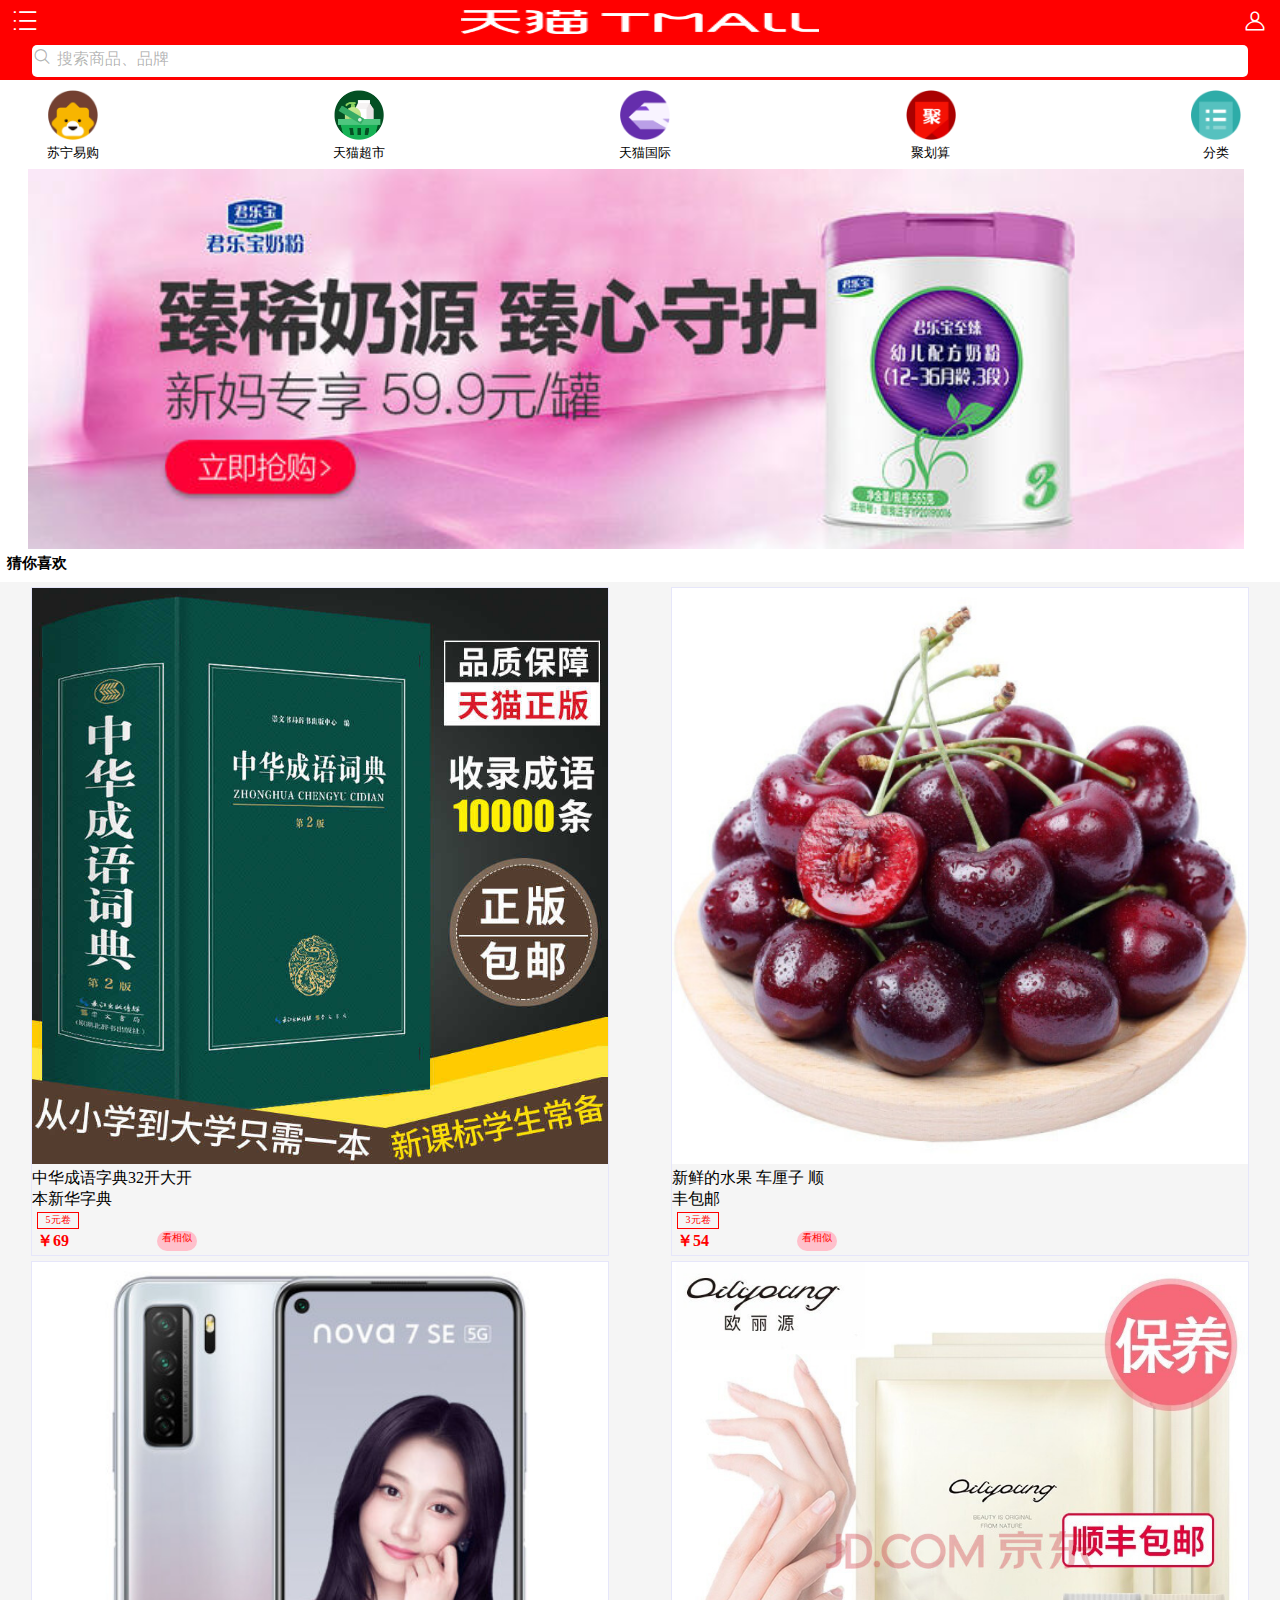
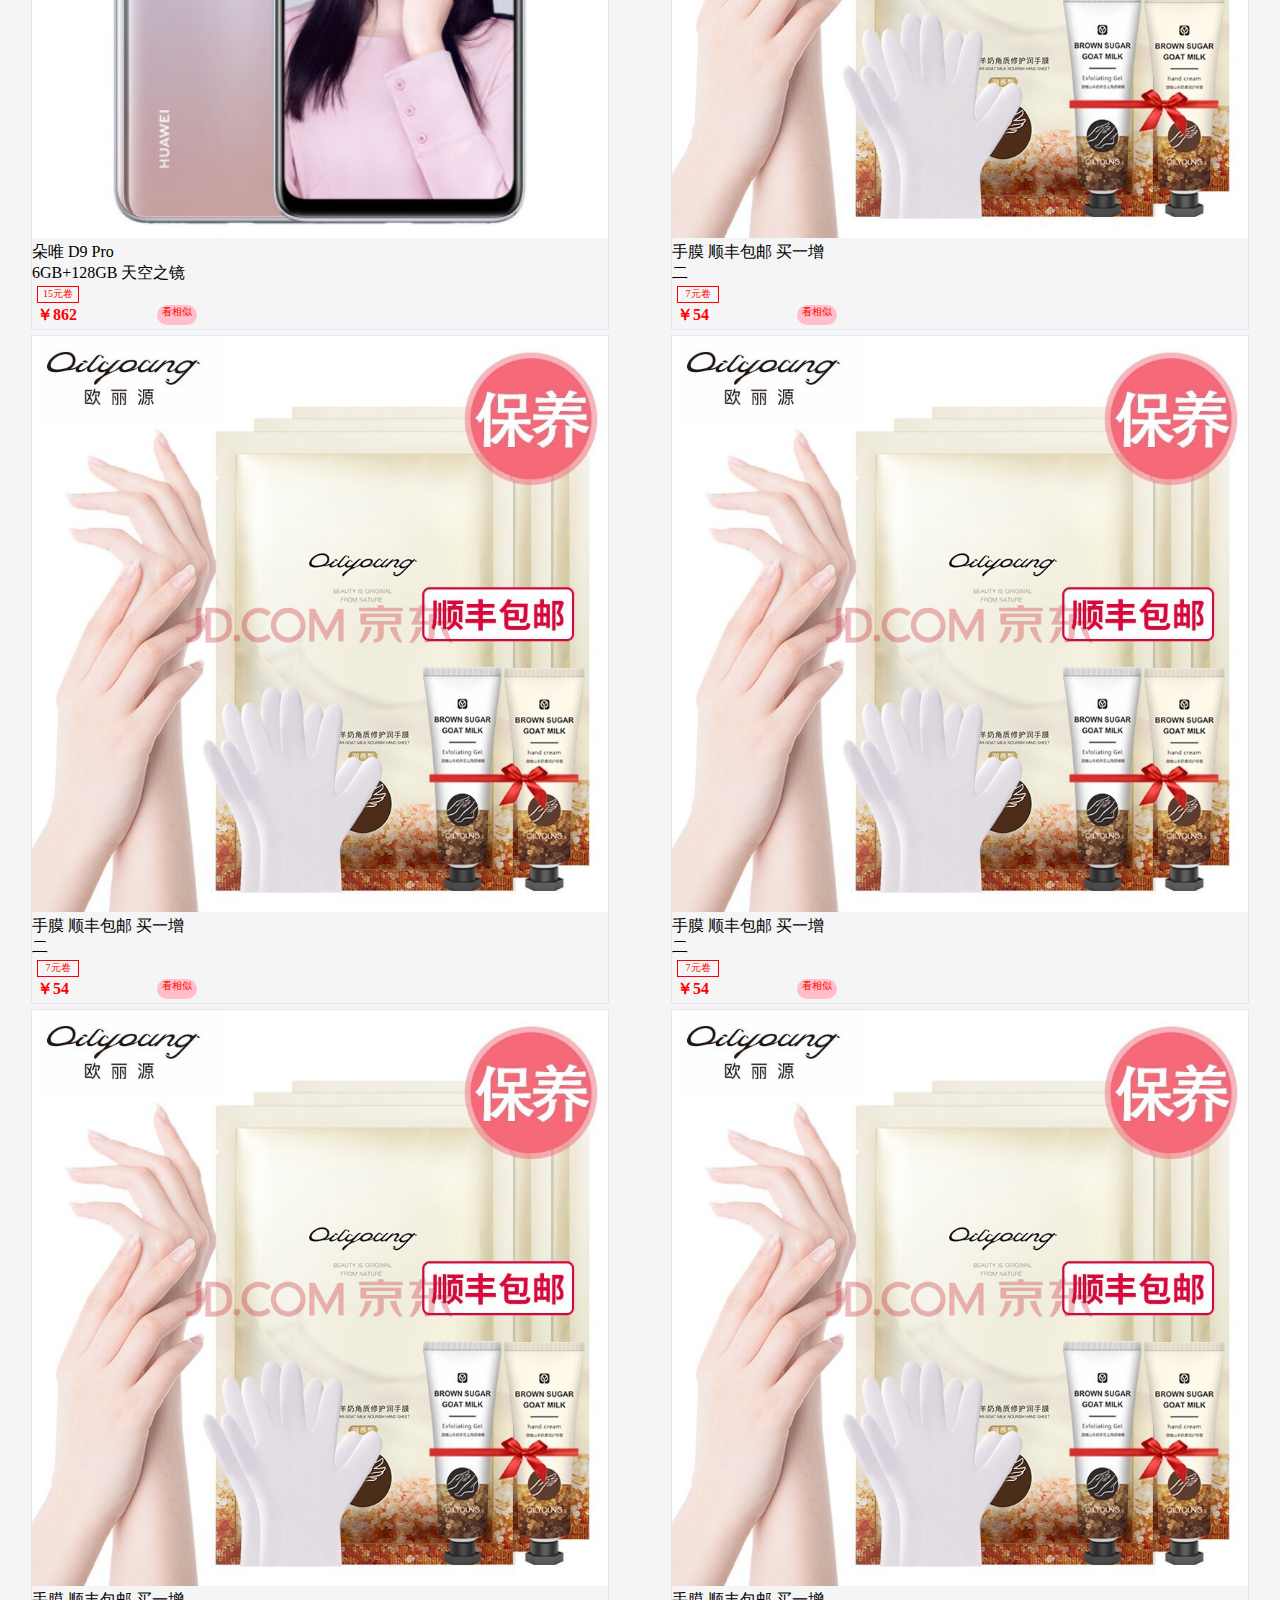
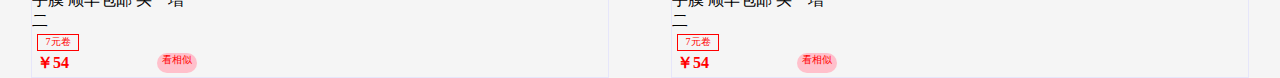
<file: l.html>
<!DOCTYPE html>
<html lang="en">
<head>
    <meta charset="UTF-8">
    <title>Title</title>
    <link rel="stylesheet" type="text/css" href="css/iconfont.css">
    <meta name="viewport" content="width=device-width, initial-scale=1.0, maximum-scale=1.0, user-scalable=0">
    <style>
        *{
            margin: 0;
            padding: 0;
        }
        #i{

            width: 100%;
            height: 100%;
            /* border: crimson 1px solid;
 */
            display: flex;

            justify-content: space-between;
            /* justify-content: space-around;*/
            /*换行*/
            flex-wrap: wrap;
            /*将上下空白间距进行分部*/
        }
        #wrap{
            width: 100%;
            height: 80px;
            /* border: crimson 1px solid;*/
            float: right;
            display: flex;
            background-color:red ;
            justify-content: space-between;
            /* justify-content: space-around;*/
            /*换行*/
            flex-wrap: wrap;
            /*将上下空白间距进行分部*/
            align-content: space-between;
        }
        #wrap .l{

            width: 70%;
            height: 50%;
            font-size: 25px;
            color: white;
            text-align: center;
            margin-top: 5px;

        }
        #wrap .li{
            height: 40%;
          margin-top: 5px;
            font-size: 15px;
            color: white;
            margin-right: 10px;

        }
        a{
            color:white;
            text-decoration: none;
        }
        #wrap .ll{
            height: 40%;
            width: 95%;
            background-color: white;
            border-radius: 5px 5px;
            position: relative;
            color: rgba(0,0,0,0.3);

            margin-left:2.5% ;
            margin-bottom: 10px;
            text-align: justify;

        }
        #di{
            margin-top: 10px;
            margin-left:3% ;
            width: 95%;
            height: 20%;
            /* border: crimson 1px solid;*/

            /*成为弹性盒子  css3*/
            display: flex;
            /*将左右空白间距进行分部*/
            justify-content: space-between;
            /* justify-content: space-around;*/
            /*换行*/
            flex-wrap: wrap;
            /*将上下空白间距进行分部*/
            align-content: space-between;

        }
        #di div{

            width: 60px;
            height: 74px;
            /*  border: #000000 solid 1px;*/

            background-size:100px 100px ;
            font-size: 13px;
            text-align: center;
        }
        #t{

            width: 100%;
            height: 20%;
            /* border: crimson 1px solid;*/

            /*成为弹性盒子  css3*/
            display: flex;
            /*将左右空白间距进行分部*/
            justify-content: space-between;
            /* justify-content: space-around;*/
            /*换行*/
            flex-wrap: wrap;
            /*将上下空白间距进行分部*/
            align-content: space-between;

        }
        #g{
            width: 95%;
            margin-left: 7px;
            height: 28px;
            font-size: 15px;
            margin-top: 5px;
            /*  border: black 1px solid;*/
            -moz-box-pack: center;
        }
        #h{
            width: 100%;
            height:100%;
            /*  border: crimson 1px solid;*/
            background-color: whitesmoke ;
            /*成为弹性盒子  css3*/
            display: flex;
            /*将左右空白间距进行分部*/
            justify-content: space-around;
            /* justify-content: space-around;*/
            /*换行*/
            flex-wrap: wrap;
            /*将上下空白间距进行分部*/
            align-content: space-between;
        }
        #h .u{
            width: 45%;
            height: 100%;
            border: lavender solid 1px;
            margin-top: 5px;
        }
        .content{
            overflow: hidden;
            text-overflow: ellipsis;
            /* white-space: nowrap;*/
            width: 160px;
            /* margin-left: 30px;*/
            /* margin-top: 15px;*/
            color: black;
        }
        .price{
            margin-left: 5px;
            height: 24px;
            width: 160px;
            /* border: red solid 1px;*/
            /*  margin-left: 20px;*/
            margin-top: 2px;
            color: red;
            display: flex;
            /*将左右空白间距进行分部*/
            justify-content: space-between;
            /* justify-content: space-around;*/
            /*换行*/
            flex-wrap: wrap;
            /*将上下空白间距进行分部*/
            align-content: space-between;

        }
        .pt{
            border-radius: 20px 20px;

            /*border: red solid 1px;*/
            height: 20px;
            width: 40px;
            /* margin-left: 100px;
             margin-bottom:100px;*/
            background-color: pink;
            font-size: 10px;
            text-align: center;


        }
        .d{
            /* border-radius: 20px 20px;*/
            margin-top: 2px;
            border: red solid 1px;
            color: red;
            height: 15px;
            width: 40px;
            margin-left: 5px;
            /*  margin-bottom:100px;*/
            font-size: 10px;
            text-align: center;
        }
    </style>
</head>
<body>
<div id="i">
    <div id="wrap">
    <span class="iconfont" style="font-size: 30px;color: white;padding-top: 5px">
        <a href="分类.html" style="padding-left: 10px">&#xe64f;</a>
</span>
        <div class="l" ><img src="imgs/TB1wQw8qamWBuNjy1XaXXXCbXXa-237-41.png_240x10000.png"width=40% height=60% style="padding-top: 5px"></div>
        <div class="li"><a href="订单列表.html"><span class="iconfont"style="font-size: 30px;">&#xe6a0;</span></a></div>
        <div class="ll">
         <span class="iconfont" style="font-size: 20px;color: black;margin-top: 2px; color: rgba(0,0,0,0.3);">
               &#xe63c;

         </span>搜索商品、品牌</div>
    </div>

    <div id="di">
        <div style="margin-left: 5px">
            <img src="imgs/TB1ISdWSFXXXXbFXXXXXXXXXXXX-146-147.png_110x10000.png"width="50"height="50"  >
            苏宁易购
        </div>
        <div>
            <img src="imgs/TB1wSoFa5qAXuNjy1XdXXaYcVXa-196-196.png"width="50"height="50" >
            天猫超市
        </div>
        <div>
            <img src="imgs/TB1Jc0fSFXXXXXTapXXXXXXXXXX-146-147.png_110x10000.png"width="50"height="50" >
            天猫国际
        </div>
        <div>
            <img src="imgs/TB15lhOSFXXXXaKXpXXXXXXXXXX-147-147.png_110x10000.png"width="50"height="50" >
            聚划算
        </div>
        <div style="margin-right: 8px">
            <img src="imgs/TB12CFXSFXXXXcpapXXXXXXXXXX-146-147.png_110x10000.png"width="50"height="50" >
            分类
        </div>
    </div>
    <div id="t">
        <img src="imgs/TB1IC8TMxv1gK0jSZFFSuv0sXXa.jpg_790x10000Q75.jpg"width=95% height=100% style="margin-top:5px;margin-left:2.2%">
    </div>
    <div id="g"><strong>猜你喜欢</strong></div>
    <div id="h">
        <div class="u"><a href="商品详情.html" >
            <img src="imgs/O1CN01BYeoF71TZrxihDItn_!!0-item_pic.jpg_1080x1800Q50s50.jpg" width=100% height=70% >
            <div class="content">中华成语字典32开大开本新华字典</div>
            <div class="d">5元卷</div>
            <div class="price"><span><strong>￥69</strong></span>
                <div class="pt" >看相似</div></div>
        </a>
        </div>
        <div class="u">
            <img src="imgs/c7013e796613cdad.jpg" width=100% height=70%>
            <div class="content">新鲜的水果   车厘子  顺丰包邮</div>
            <div class="d">3元卷</div>
            <div class="price"><span><strong>￥54</strong></span>
                <div class="pt" >看相似</div></div>

        </div>
        <div class="u">
            <img src="imgs/16b773be066dbc1b.jpg" width=100% height=70% >
            <div class="content">朵唯  D9 Pro 6GB+128GB 天空之镜</div>
            <div class="d">15元卷</div>
            <div class="price"><span><strong>￥862</strong></span>
                <div class="pt" >看相似</div></div>
        </div>
        <div class="u">
            <img src="imgs/147cc14e35af3179.jpg" width=100% height=70% >
            <div class="content">手膜 顺丰包邮 买一增二</div>
            <div class="d">7元卷</div>
            <div class="price"><span><strong>￥54</strong></span>
                <div class="pt" >看相似</div></div>
        </div>
        <div class="u">
            <img src="imgs/147cc14e35af3179.jpg" width=100% height=70%>
            <div class="content">手膜 顺丰包邮 买一增二</div>
            <div class="d">7元卷</div>
            <div class="price"><span><strong>￥54</strong></span>
                <div class="pt" >看相似</div></div>
        </div>
        <div class="u">
            <img src="imgs/147cc14e35af3179.jpg" width=100% height=70% >
            <div class="content">手膜 顺丰包邮 买一增二</div>
            <div class="d">7元卷</div>
            <div class="price"><span><strong>￥54</strong></span>
                <div class="pt" >看相似</div></div>
        </div>
        <div class="u">
            <img src="imgs/147cc14e35af3179.jpg" width=100% height=70% >
            <div class="content">手膜 顺丰包邮 买一增二</div>
            <div class="d">7元卷</div>
            <div class="price"><span><strong>￥54</strong></span>
                <div class="pt" >看相似</div></div>
        </div>
        <div class="u">
            <img src="imgs/147cc14e35af3179.jpg" width=100% height=70% >
            <div class="content">手膜 顺丰包邮 买一增二</div>
            <div class="d">7元卷</div>
            <div class="price"><span><strong>￥54</strong></span>
                <div class="pt" >看相似</div></div>
        </div>
    </div>
</div>
</body>
</html>
</file>
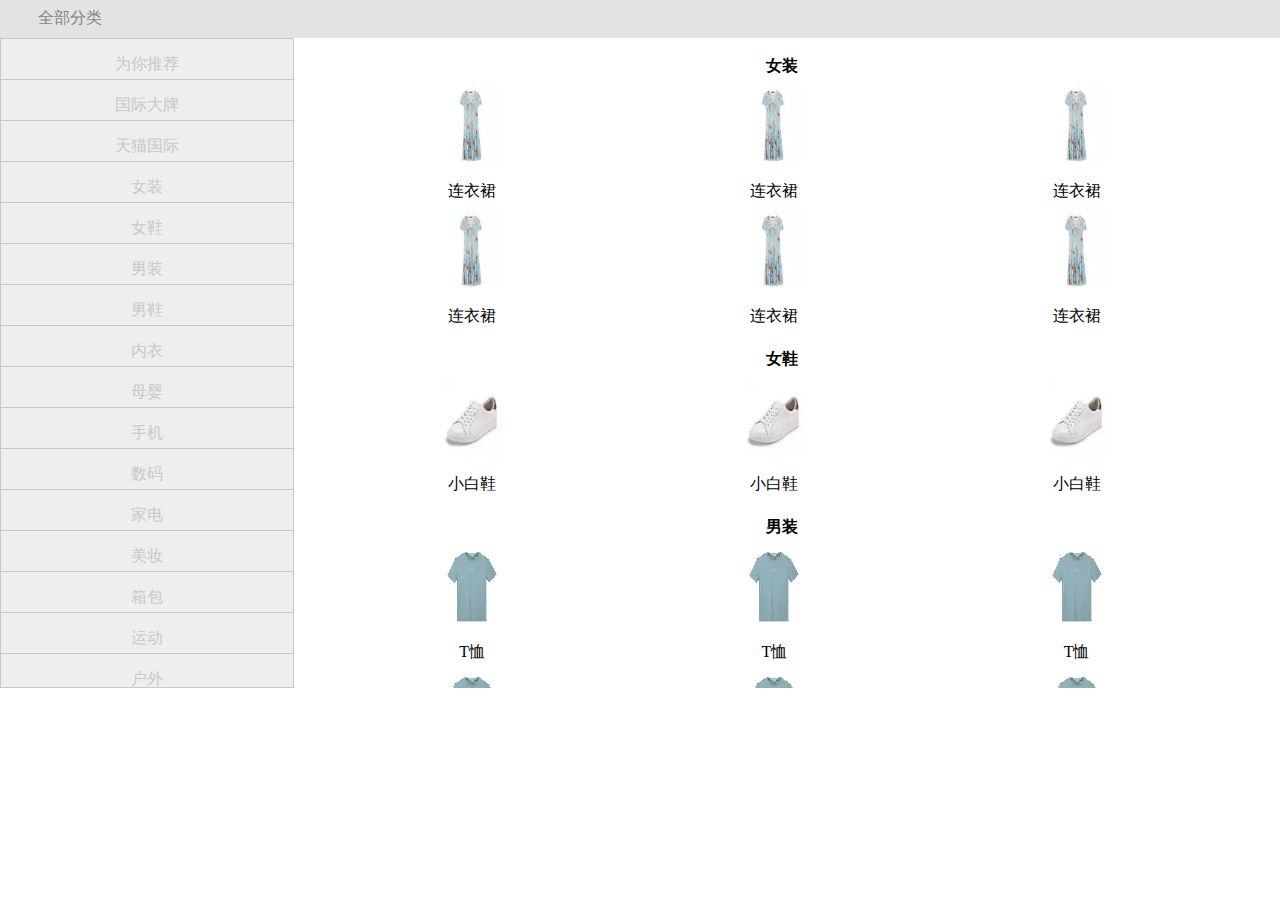
<file: 分类.html>
<!DOCTYPE html>
<html lang="en">
<head>
    <meta charset="UTF-8">
    <title>Title</title>
    <link rel="stylesheet" type="text/css" href="css/iconfont.css">
    <meta name="viewport" content="width=device-width, initial-scale=1.0, maximum-scale=1.0, user-scalable=0">
    <style>
        *{
            margin: 0;
            padding: 0;
        }
        /*#di{*/
            /*width: 100%;*/
            /*height: 30px;*/
            /*border: #c8c8c8 1px solid;*/
           /*padding-left: 3%;*/
            /*padding-top: 8px;*/
            /*background-color:gainsboro;*/



        /*}*/
        #di{
            width: 97%;
            height: 30px;

            padding-left: 3%;
            padding-top: 8px;
            background-color:#c8c8c8;
            position:fixed ;
            opacity: 0.5;


        }
        #wrap{

            width: 100%;
         /*   box-sizing: border-box;*/
         /*    border: crimson 1px solid;*/

            display: flex;

            justify-content: space-between;
            /* justify-content: space-around;*/
            /*换行*/
            flex-wrap: wrap;
            /*将上下空白间距进行分部*/

            padding-top: 38px;

        }
        #wrap .i{
            width: 23%;
            height: 650px;
            box-sizing: border-box;

            border: 1px solid #c8c8c8;
            overflow: auto;



        }

        .w{

            /*height: 40px;*/
            line-height: 30px;
            text-align: center;

          padding-top: 10px;
            background-color: #eeeeee;
            border-bottom: 1px solid #c8c8c8;
           /* opacity: 0.5;*/
            color: #c8c8c8;



        }

        #wrap .z{

            width: 71%;
            box-sizing: border-box;
            /*  border: 1px solid red;*/
            /* background-color: white;*/
            position: absolute;
            left: 25%;
            top: 38px;
            color: black;
            height: 650px;
            overflow: auto;
        }
        #wrap .r{

            width: 71%;
            box-sizing: border-box;
          /*  border: 1px solid red;*/
          background-color: white;
            position: absolute;
            left: 25%;
            top: 38px;
            color: black;
            height: 650px;
            overflow: auto;
            display: none;





        }
        #wrap .i .w:hover .r{
            cursor: pointer;
            display:block;
        }


        .p{
            width: 100%;
            box-sizing: border-box;
          /*  border: 1px solid black;*/
            display: flex;
            /*将左右空白间距进行分部*/
            justify-content: space-between;
            /* justify-content: space-around;*/
            /*换行*/
            flex-wrap: wrap;
            /*将上下空白间距进行分部*/
           /* align-content: space-between;*/


        }
        .q{
            width: 100%;
            height: 30px;
          /*  border: red solid 1px;*/
            margin-top: 10px;
            padding-top: 3px;
            padding-left: 15px;
           /* color: darkgrey;*/
        }
        .e{
            width: 95%;
            box-sizing: border-box;
           /* border: 1px solid black;*/
            display: flex;
            /*将左右空白间距进行分部*/
            justify-content: space-between;
            /* justify-content: space-around;*/
            /*换行*/
            flex-wrap: wrap;
            /*将上下空白间距进行分部*/
            align-content: space-between;
margin-left: 2.5%;
            overflow: auto;
        }
        .s{
            width:30% ;
            box-sizing: border-box;
          /*  border: #c8c8c8 1px solid;*/
            margin-top: 5px;
            text-align: center;
        }
        .v{
            width:30% ;
            box-sizing: border-box;
            border: #c8c8c8 1px solid;
            margin-top: 30px;
            text-align: center;
        }

    </style>
</head>
<body>
<div id="di" >全部分类</div>
<div id="wrap">
<div class="i">

        <div class="w"><span>为你推荐</span>
    <div class="z">
        <div class="p">
            <div class="q"><strong>女装</strong></div>
            <div class="e">
                <div class="s"><img src="imgs/TB1YTCkqXOWBuNjy0FiXXXFxVXa-100-100.jpg_140x140Q50s50.jpg_.webp" width="60"height="80">
                    <div>连衣裙</div></div>
                <div  class="s"><img src="imgs/TB1YTCkqXOWBuNjy0FiXXXFxVXa-100-100.jpg_140x140Q50s50.jpg_.webp" width="60"height="80"><div>连衣裙</div></div>
                <div class="s"><img src="imgs/TB1YTCkqXOWBuNjy0FiXXXFxVXa-100-100.jpg_140x140Q50s50.jpg_.webp" width="60"height="80"><div>连衣裙</div></div>
                <div class="s"><img src="imgs/TB1YTCkqXOWBuNjy0FiXXXFxVXa-100-100.jpg_140x140Q50s50.jpg_.webp" width="60"height="80"><div>连衣裙</div></div>
                <div class="s"><img src="imgs/TB1YTCkqXOWBuNjy0FiXXXFxVXa-100-100.jpg_140x140Q50s50.jpg_.webp" width="60"height="80"><div>连衣裙</div></div>
                <div class="s"><img src="imgs/TB1YTCkqXOWBuNjy0FiXXXFxVXa-100-100.jpg_140x140Q50s50.jpg_.webp" width="60"height="80"><div>连衣裙</div></div>
            </div>

        <div class="q"><strong>女鞋</strong></div>
        <div class="e">
            <div class="s"><img src="imgs/TB1gh88SVXXXXciaXXXXXXXXXXX-100-100.jpg_140x140Q50s50.jpg_.webp" width="60"height="80">
                <div>小白鞋</div></div>
            <div class="s"><img src="imgs/TB1gh88SVXXXXciaXXXXXXXXXXX-100-100.jpg_140x140Q50s50.jpg_.webp" width="60"height="80">
                <div>小白鞋</div></div>
            <div class="s"><img src="imgs/TB1gh88SVXXXXciaXXXXXXXXXXX-100-100.jpg_140x140Q50s50.jpg_.webp" width="60"height="80">
                <div>小白鞋</div></div>

        </div>
        <div class="p">
            <div class="q"><strong>男装</strong></div>
            <div class="e">
                <div class="s"><img src="imgs/TB1h.PxqmBYBeNjy0FeXXbnmFXa-100-100.png_140x140Q50s50.jpg_.webp" width="60"height="80">
                    <div>T恤</div></div>
                <div class="s"><img src="imgs/TB1h.PxqmBYBeNjy0FeXXbnmFXa-100-100.png_140x140Q50s50.jpg_.webp" width="60"height="80">
                    <div>T恤</div></div>
                <div class="s"><img src="imgs/TB1h.PxqmBYBeNjy0FeXXbnmFXa-100-100.png_140x140Q50s50.jpg_.webp" width="60"height="80">
                    <div>T恤</div></div>
                <div class="s"><img src="imgs/TB1h.PxqmBYBeNjy0FeXXbnmFXa-100-100.png_140x140Q50s50.jpg_.webp" width="60"height="80">
                    <div>T恤</div></div>
                <div class="s"><img src="imgs/TB1h.PxqmBYBeNjy0FeXXbnmFXa-100-100.png_140x140Q50s50.jpg_.webp" width="60"height="80">
                    <div>T恤</div></div>
                <div class="s"><img src="imgs/TB1h.PxqmBYBeNjy0FeXXbnmFXa-100-100.png_140x140Q50s50.jpg_.webp" width="60"height="80">
                    <div>T恤</div></div>

            </div>
        </div>
        <div class="p">
            <div class="q"><strong>家电</strong></div>
            <div class="e">
                <div class="s"><img src="imgs/TB1IQsKGVXXXXXLXpXXMxXJVFXX-100-100.jpg_140x140Q50s50.jpg_.webp" width="60"height="80">
                    <div>平板电视</div></div>
                <div class="s"><img src="imgs/TB1IQsKGVXXXXXLXpXXMxXJVFXX-100-100.jpg_140x140Q50s50.jpg_.webp" width="60"height="80">
                    <div>平板电视</div></div>
                <div class="s"><img src="imgs/TB1IQsKGVXXXXXLXpXXMxXJVFXX-100-100.jpg_140x140Q50s50.jpg_.webp" width="60"height="80">
                    <div>平板电视</div></div>
                <div class="s"><img src="imgs/TB1IQsKGVXXXXXLXpXXMxXJVFXX-100-100.jpg_140x140Q50s50.jpg_.webp" width="60"height="80">
                    <div>平板电视</div></div>
                <div class="s"><img src="imgs/TB1IQsKGVXXXXXLXpXXMxXJVFXX-100-100.jpg_140x140Q50s50.jpg_.webp" width="60"height="80">
                    <div>平板电视</div></div>
                <div class="s"><img src="imgs/TB1IQsKGVXXXXXLXpXXMxXJVFXX-100-100.jpg_140x140Q50s50.jpg_.webp" width="60"height="80">
                    <div>平板电视</div></div>

            </div>
        </div>
        <div class="p">
            <div class="q"><strong>美妆</strong></div>
            <div class="e">
                <div class="s"><img src="imgs/TB1ZsMAGVXXXXcMaXXXMxXJVFXX-100-100.jpg_140x140Q50s50.jpg_.webp" width="60"height="80">
                    <div>护肤套装</div></div>
                <div class="s"><img src="imgs/TB1ZsMAGVXXXXcMaXXXMxXJVFXX-100-100.jpg_140x140Q50s50.jpg_.webp" width="60"height="80">
                    <div>护肤套装</div></div>
                <div class="s"><img src="imgs/TB1ZsMAGVXXXXcMaXXXMxXJVFXX-100-100.jpg_140x140Q50s50.jpg_.webp" width="60"height="80">
                    <div>护肤套装</div></div>

            </div>
        </div>
    </div>
    </div>

    </div>

        <div class="w"> <span>国际大牌</span>
    <div class="r">
        <div class="q">品牌墙</div>
        <div class="e">

            <div class="v"><img src="imgs/TB1PhrmHpXXXXX0XXXXXD.cNVXX-400-200.png_140x140Q90s50.jpg_.webp" width="70" height="30"></div>

            <div class="v"><img src="imgs/TB1PhrmHpXXXXX0XXXXXD.cNVXX-400-200.png_140x140Q90s50.jpg_.webp" width="70" height="30"></div>
            <div class="v"><img src="imgs/TB1PhrmHpXXXXX0XXXXXD.cNVXX-400-200.png_140x140Q90s50.jpg_.webp" width="70" height="30"></div>

            <div class="v"><img src="imgs/TB1PhrmHpXXXXX0XXXXXD.cNVXX-400-200.png_140x140Q90s50.jpg_.webp" width="70" height="30"></div>
            <div class="v"><img src="imgs/TB1PhrmHpXXXXX0XXXXXD.cNVXX-400-200.png_140x140Q90s50.jpg_.webp" width="70" height="30"></div>
            <div class="v"><img src="imgs/TB1PhrmHpXXXXX0XXXXXD.cNVXX-400-200.png_140x140Q90s50.jpg_.webp" width="70" height="30"></div>
            <div class="v"><img src="imgs/TB1PhrmHpXXXXX0XXXXXD.cNVXX-400-200.png_140x140Q90s50.jpg_.webp" width="70" height="30"></div>
            <div class="v"><img src="imgs/TB1PhrmHpXXXXX0XXXXXD.cNVXX-400-200.png_140x140Q90s50.jpg_.webp" width="70" height="30"></div>
            <div class="v"><img src="imgs/TB1PhrmHpXXXXX0XXXXXD.cNVXX-400-200.png_140x140Q90s50.jpg_.webp" width="70" height="30"></div>
            <div class="v"><img src="imgs/TB1PhrmHpXXXXX0XXXXXD.cNVXX-400-200.png_140x140Q90s50.jpg_.webp" width="70" height="30"></div>
            <div class="v"><img src="imgs/TB1PhrmHpXXXXX0XXXXXD.cNVXX-400-200.png_140x140Q90s50.jpg_.webp" width="70" height="30"></div>
            <div class="v"><img src="imgs/TB1PhrmHpXXXXX0XXXXXD.cNVXX-400-200.png_140x140Q90s50.jpg_.webp" width="70" height="30"></div>
            <div class="v"><img src="imgs/TB1PhrmHpXXXXX0XXXXXD.cNVXX-400-200.png_140x140Q90s50.jpg_.webp" width="70" height="30"></div>
            <div class="v"><img src="imgs/TB1PhrmHpXXXXX0XXXXXD.cNVXX-400-200.png_140x140Q90s50.jpg_.webp" width="70" height="30"></div>
            <div class="v"><img src="imgs/TB1PhrmHpXXXXX0XXXXXD.cNVXX-400-200.png_140x140Q90s50.jpg_.webp" width="70" height="30"></div>
            <div class="v"><img src="imgs/TB1PhrmHpXXXXX0XXXXXD.cNVXX-400-200.png_140x140Q90s50.jpg_.webp" width="70" height="30"></div>
            <div class="v"><img src="imgs/TB1PhrmHpXXXXX0XXXXXD.cNVXX-400-200.png_140x140Q90s50.jpg_.webp" width="70" height="30"></div>
            <div class="v"><img src="imgs/TB1PhrmHpXXXXX0XXXXXD.cNVXX-400-200.png_140x140Q90s50.jpg_.webp" width="70" height="30"></div>
            <div class="v"><img src="imgs/TB1PhrmHpXXXXX0XXXXXD.cNVXX-400-200.png_140x140Q90s50.jpg_.webp" width="70" height="30"></div>
            <div class="v"><img src="imgs/TB1PhrmHpXXXXX0XXXXXD.cNVXX-400-200.png_140x140Q90s50.jpg_.webp" width="70" height="30"></div>
            <div class="v"><img src="imgs/TB1PhrmHpXXXXX0XXXXXD.cNVXX-400-200.png_140x140Q90s50.jpg_.webp" width="70" height="30"></div>
            <div class="v"><img src="imgs/TB1PhrmHpXXXXX0XXXXXD.cNVXX-400-200.png_140x140Q90s50.jpg_.webp" width="70" height="30"></div>
            <div class="v"><img src="imgs/TB1PhrmHpXXXXX0XXXXXD.cNVXX-400-200.png_140x140Q90s50.jpg_.webp" width="70" height="30"></div>
            <div class="v"><img src="imgs/TB1PhrmHpXXXXX0XXXXXD.cNVXX-400-200.png_140x140Q90s50.jpg_.webp" width="70" height="30"></div>
            <div class="v"><img src="imgs/TB1PhrmHpXXXXX0XXXXXD.cNVXX-400-200.png_140x140Q90s50.jpg_.webp" width="70" height="30"></div>
            <div class="v"><img src="imgs/TB1PhrmHpXXXXX0XXXXXD.cNVXX-400-200.png_140x140Q90s50.jpg_.webp" width="70" height="30"></div>
            <div class="v"><img src="imgs/TB1PhrmHpXXXXX0XXXXXD.cNVXX-400-200.png_140x140Q90s50.jpg_.webp" width="70" height="30"></div>
            <div class="v"><img src="imgs/TB1PhrmHpXXXXX0XXXXXD.cNVXX-400-200.png_140x140Q90s50.jpg_.webp" width="70" height="30"></div>
            <div class="v"><img src="imgs/TB1PhrmHpXXXXX0XXXXXD.cNVXX-400-200.png_140x140Q90s50.jpg_.webp" width="70" height="30"></div>
            <div class="v"><img src="imgs/TB1PhrmHpXXXXX0XXXXXD.cNVXX-400-200.png_140x140Q90s50.jpg_.webp" width="70" height="30"></div>
        </div>
    </div>
    </div>
        <div class="w">天猫国际
            <div class="r">
                <div class="p">
                    <div class="q"><strong>女装</strong></div>
                    <div class="e">
                        <div class="s"><img src="imgs/TB1YTCkqXOWBuNjy0FiXXXFxVXa-100-100.jpg_140x140Q50s50.jpg_.webp" width="60"height="80">
                            <div>连衣裙</div></div>
                        <div  class="s"><img src="imgs/TB1YTCkqXOWBuNjy0FiXXXFxVXa-100-100.jpg_140x140Q50s50.jpg_.webp" width="60"height="80"><div>连衣裙</div></div>
                        <div class="s"><img src="imgs/TB1YTCkqXOWBuNjy0FiXXXFxVXa-100-100.jpg_140x140Q50s50.jpg_.webp" width="60"height="80"><div>连衣裙</div></div>
                        <div class="s"><img src="imgs/TB1YTCkqXOWBuNjy0FiXXXFxVXa-100-100.jpg_140x140Q50s50.jpg_.webp" width="60"height="80"><div>连衣裙</div></div>
                        <div class="s"><img src="imgs/TB1YTCkqXOWBuNjy0FiXXXFxVXa-100-100.jpg_140x140Q50s50.jpg_.webp" width="60"height="80"><div>连衣裙</div></div>
                        <div class="s"><img src="imgs/TB1YTCkqXOWBuNjy0FiXXXFxVXa-100-100.jpg_140x140Q50s50.jpg_.webp" width="60"height="80"><div>连衣裙</div></div>
                    </div>

                    <div class="q"><strong>女鞋</strong></div>
                    <div class="e">
                        <div class="s"><img src="imgs/TB1gh88SVXXXXciaXXXXXXXXXXX-100-100.jpg_140x140Q50s50.jpg_.webp" width="60"height="80">
                            <div>小白鞋</div></div>
                        <div class="s"><img src="imgs/TB1gh88SVXXXXciaXXXXXXXXXXX-100-100.jpg_140x140Q50s50.jpg_.webp" width="60"height="80">
                            <div>小白鞋</div></div>
                        <div class="s"><img src="imgs/TB1gh88SVXXXXciaXXXXXXXXXXX-100-100.jpg_140x140Q50s50.jpg_.webp" width="60"height="80">
                            <div>小白鞋</div></div>

                    </div>
                    <div class="p">
                        <div class="q"><strong>男装</strong></div>
                        <div class="e">
                            <div class="s"><img src="imgs/TB1h.PxqmBYBeNjy0FeXXbnmFXa-100-100.png_140x140Q50s50.jpg_.webp" width="60"height="80">
                                <div>T恤</div></div>
                            <div class="s"><img src="imgs/TB1h.PxqmBYBeNjy0FeXXbnmFXa-100-100.png_140x140Q50s50.jpg_.webp" width="60"height="80">
                                <div>T恤</div></div>
                            <div class="s"><img src="imgs/TB1h.PxqmBYBeNjy0FeXXbnmFXa-100-100.png_140x140Q50s50.jpg_.webp" width="60"height="80">
                                <div>T恤</div></div>
                            <div class="s"><img src="imgs/TB1h.PxqmBYBeNjy0FeXXbnmFXa-100-100.png_140x140Q50s50.jpg_.webp" width="60"height="80">
                                <div>T恤</div></div>
                            <div class="s"><img src="imgs/TB1h.PxqmBYBeNjy0FeXXbnmFXa-100-100.png_140x140Q50s50.jpg_.webp" width="60"height="80">
                                <div>T恤</div></div>
                            <div class="s"><img src="imgs/TB1h.PxqmBYBeNjy0FeXXbnmFXa-100-100.png_140x140Q50s50.jpg_.webp" width="60"height="80">
                                <div>T恤</div></div>

                        </div>
                    </div>
                </div>
            </div>
        </div>

        <div class="w">女装</div>
        <div class="w">女鞋</div>
        <div class="w">男装</div>
        <div class="w">男鞋</div>
        <div class="w">内衣</div>
        <div class="w">母婴</div>
        <div class="w">手机</div>
        <div class="w">数码</div>
        <div class="w">家电</div>
        <div class="w">美妆</div>
        <div class="w">箱包</div>
        <div class="w">运动</div>
        <div class="w">户外</div>
        <div class="w">家装</div>
        <div class="w">家纺</div>
        <div class="w">居家百货</div>
        <div class="w">鲜花宠物</div>
        <div class="w">配饰</div>
        <div class="w">食品</div>
        <div class="w">生鲜</div>
        <div class="w">汽车摩托</div>
        <div class="w">医药</div>
        <div class="w">图书</div>
        <div class="w">通信</div>
        <div class="w">洗护</div>
        <div class="w">乐器</div>

</div>

</div>
</body>
</html>
</file>
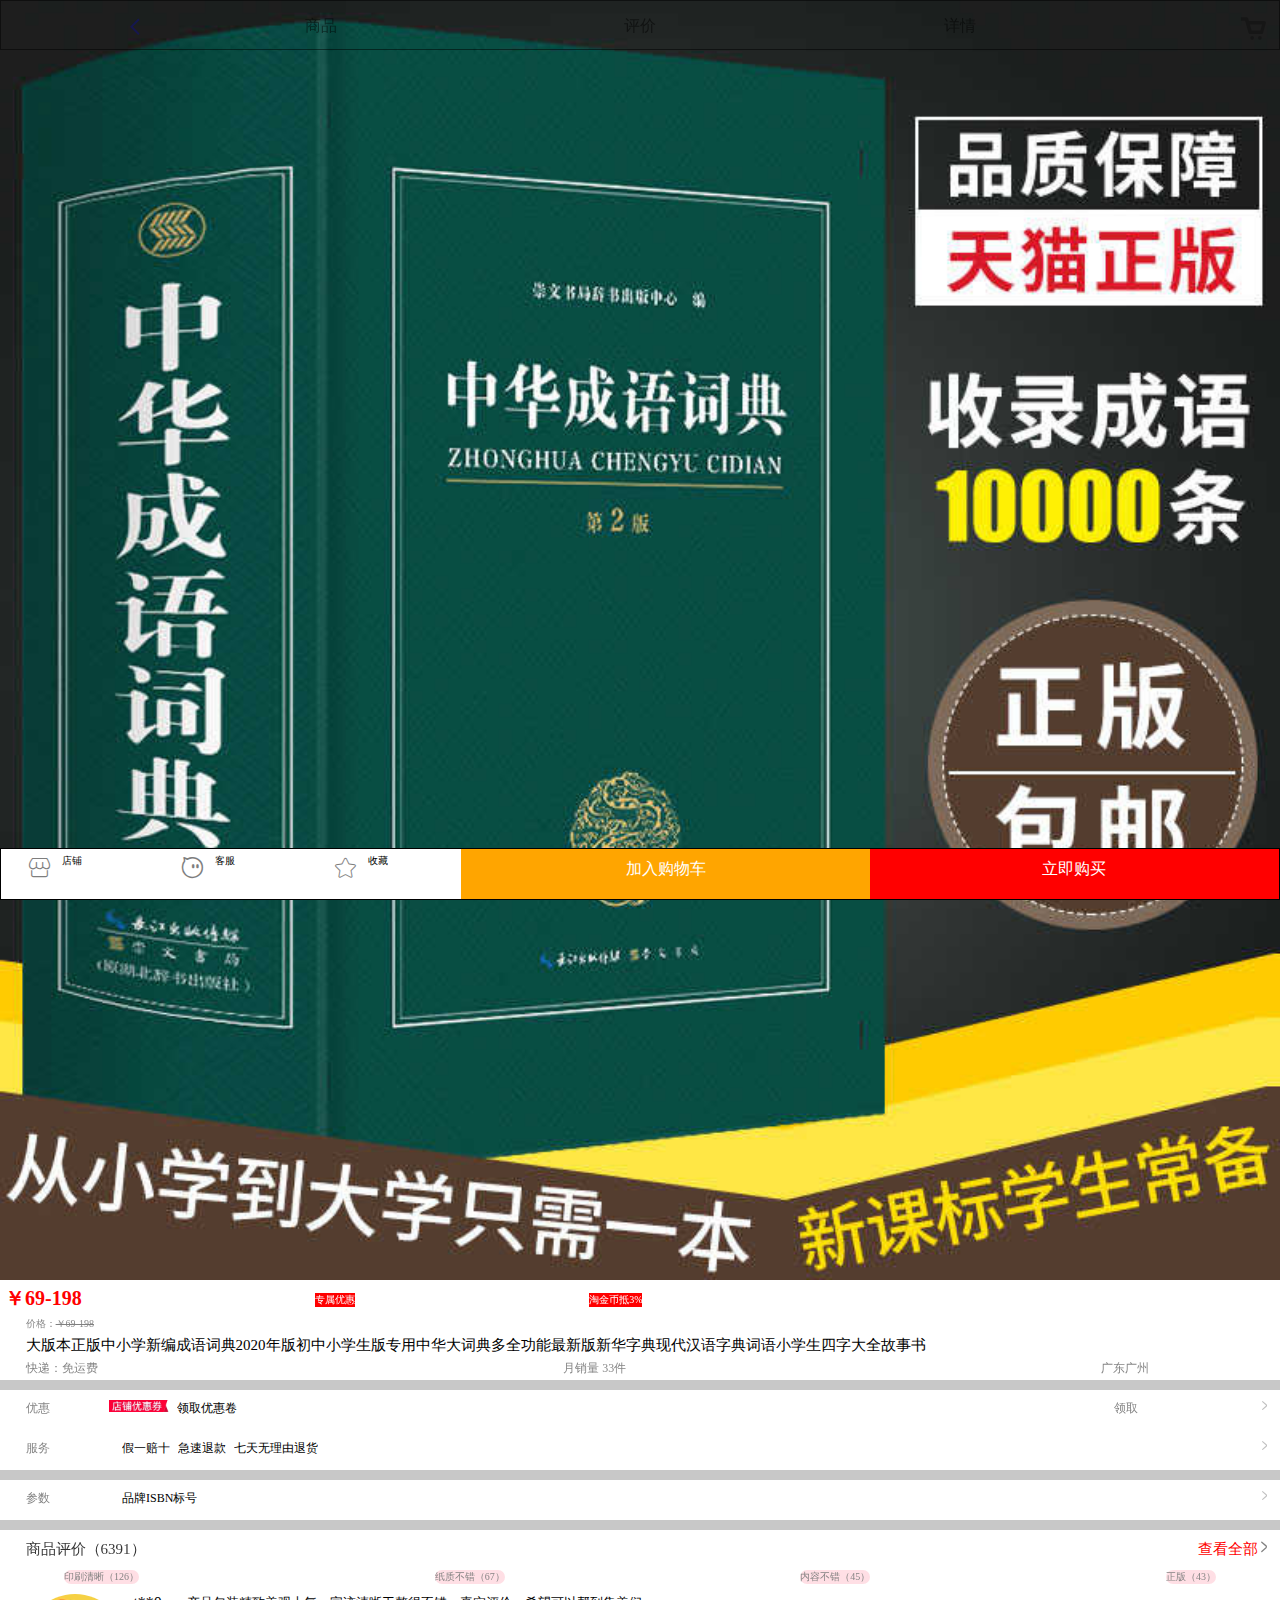
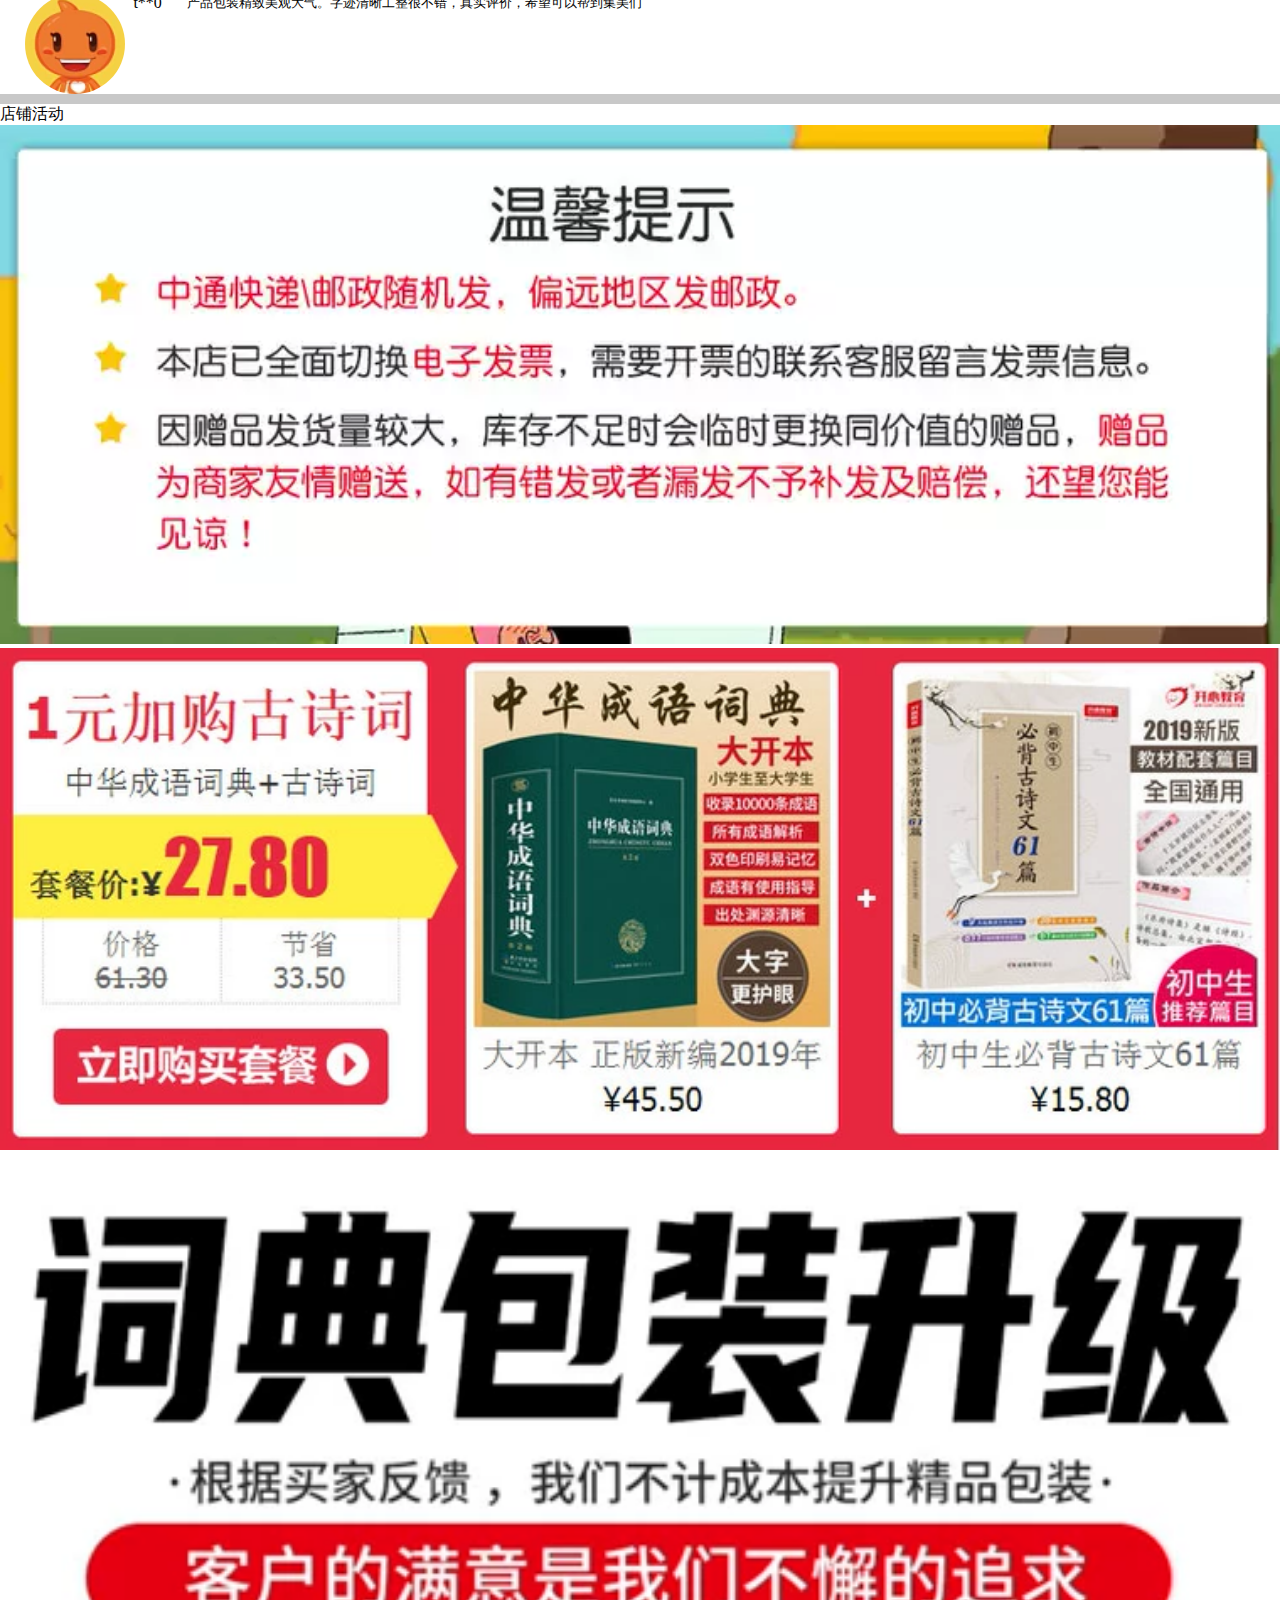
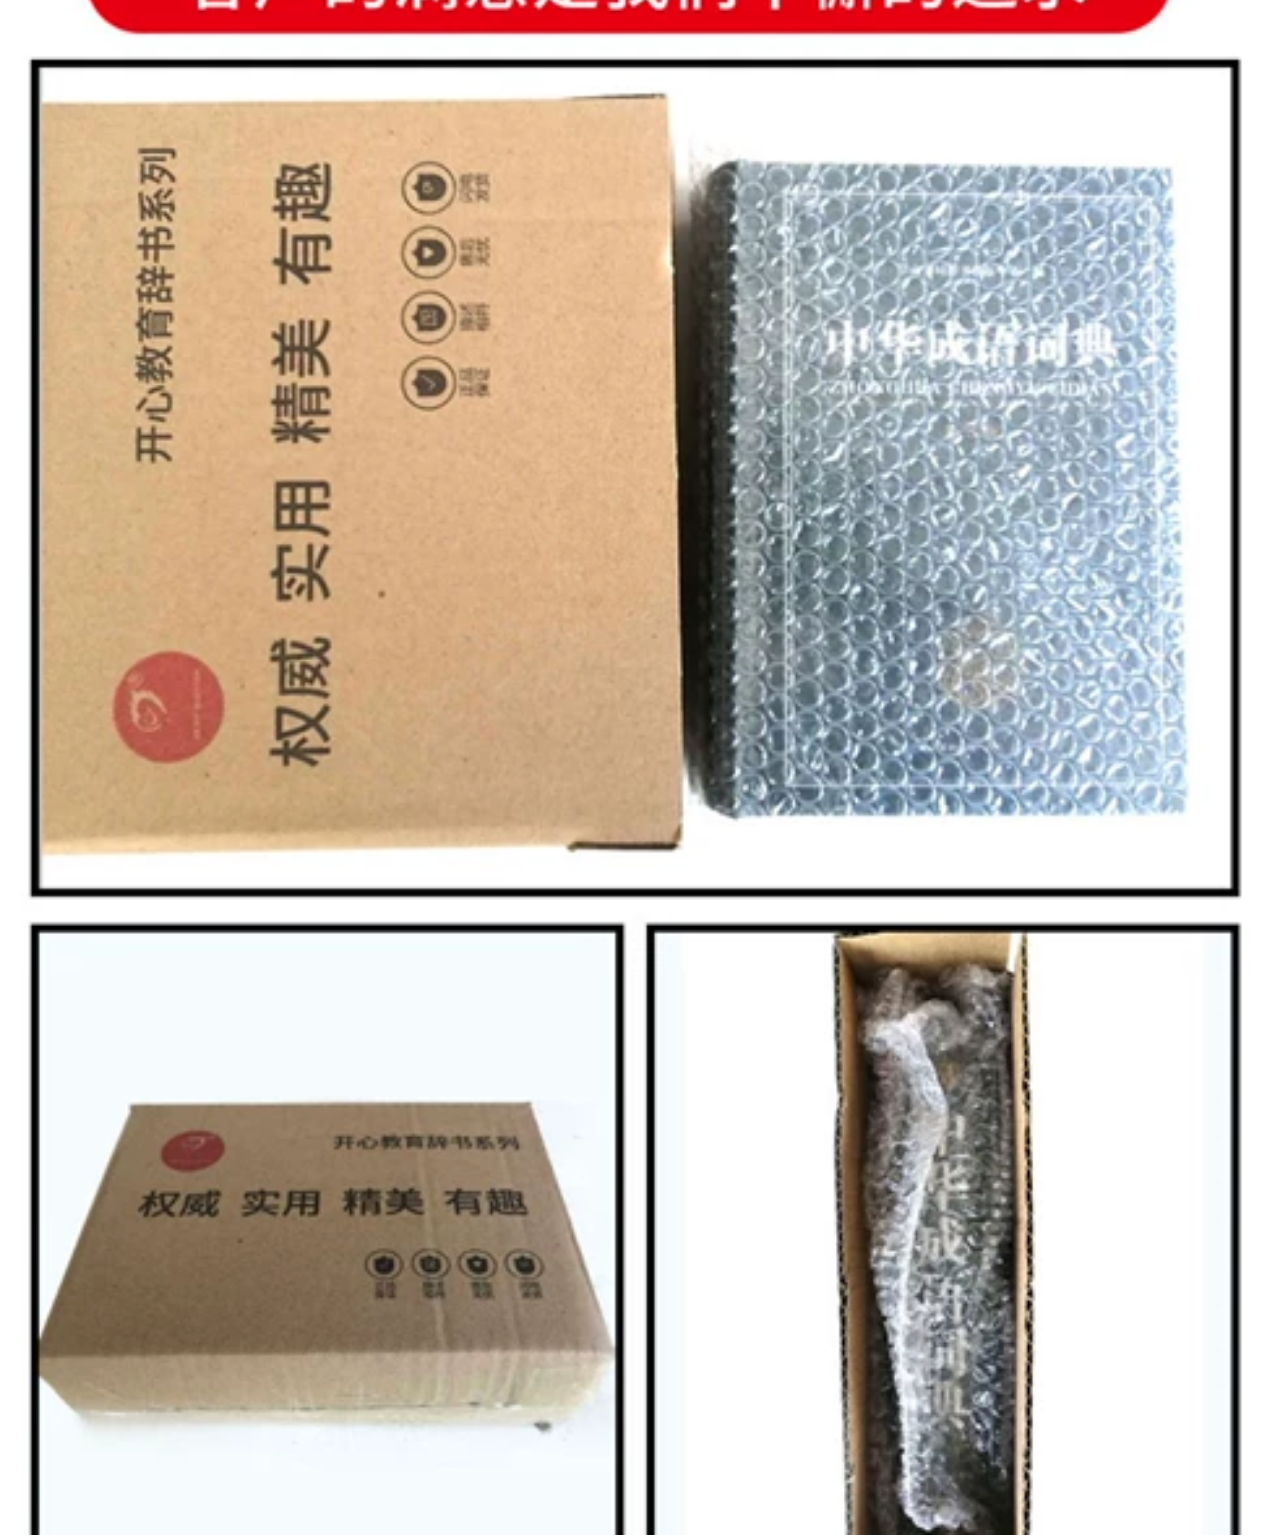
<file: 商品详情.html>
<!DOCTYPE html>
<html lang="en">
<head>
    <meta charset="UTF-8">
    <title>Title</title>
    <link rel="stylesheet" type="text/css" href="css/iconfont.css">
    <meta name="viewport" content="width=device-width, initial-scale=1.0, maximum-scale=1.0, user-scalable=0">

    <style>
        *{
            margin: 0;
            padding: 0;
        }
        #di{
            width: 100%;
            height: 50px;
            box-sizing: border-box;
            position:fixed  ;
            display: flex;
            border: 1px solid black;
            text-align: center;
            opacity: 0.5;
        }
        #de{
            width: 100%;
            box-sizing: border-box;
            position:fixed;

            display: flex;
            border: 1px solid black;
            text-align: center;
            bottom: 0;
            background-color: white;


        }
        .q{
            flex: 1;
            padding-top: 10px;
            /*    background: #c8c8c8;*/
            border-radius: 100px 100px;
        }
        .w{
            flex: 2;
            padding-top: 15px;
        }
        #e{
            background-color: white;
            display: flex;
            flex-wrap: wrap;
            align-content: space-between;

        }
        .content{
            overflow: hidden;
            text-overflow: ellipsis;
            /* white-space: nowrap;*/
            width: 100%;
            margin-left: 2%;
            margin-top: 5px;
            font-size: 15px;
        }
        .price{
            margin-left: 5px;
            /* height: 24px;*/
            width: 100%;
            /* border: red solid 1px;*/
            /*  margin-left: 20px;*/
            margin-top: 5px;
            color: red;
            font-size: 20px;
            display: flex;
            /*将左右空白间距进行分部*/
            justify-content: space-between;
            /* justify-content: space-around;*/
            /*换行*/
            flex-wrap: wrap;
            /*将上下空白间距进行分部*/
            align-content: space-between;

        }
        .pt{

            height: 50%;
            /*border: red solid 1px;*/
            box-sizing: border-box;
            /* margin-left: 100px;
             margin-bottom:100px;*/
            background-color: red;
            font-size: 10px;
            text-align: center;
            color: white;
            position: relative;
            right: 25%;
            top: 30%;


        }
        .d{
            /* border-radius: 20px 20px;*/
            margin-top:5px;
            opacity: 0.5;
            height: 15px;
            width: 100%;
            margin-left: 2%;
            /*  margin-bottom:100px;*/
            font-size: 12px;

            display: flex;
            /*将左右空白间距进行分部*/
            justify-content: space-between;
            /* justify-content: space-around;*/
            /*换行*/
            flex-wrap: wrap;
            /*将上下空白间距进行分部*/
            align-content: space-between;
            padding-bottom: 5px;
        }

        .p{
            flex: 3;

        }
        .o{

            flex: 1;
        }
        .l{

            padding-top: 10px;
            margin-top: 10px;
            height: 30px;
            font-size: 12px;
            display: flex;
            /*将左右空白间距进行分部*/
            justify-content: space-between;
            /* justify-content: space-around;*/
            /*换行*/
            flex-wrap: wrap;
            /*将上下空白间距进行分部*/
            align-content: space-between;
            background-color: white;
        }
        .n{
            padding-top: 10px;

            height: 30px;
            font-size: 12px;
            display: flex;
            /*将左右空白间距进行分部*/
            justify-content: space-between;
            /* justify-content: space-around;*/
            /*换行*/
            flex-wrap: wrap;
            /*将上下空白间距进行分部*/
            align-content: space-between;
            background-color: white;
        }


        .i{
            padding-left: 2%;
            flex: 1;
            opacity: 0.5;

        }
        .j{
            padding-right:20%;
            display: flex;
            /*将左右空白间距进行分部*/
            /* justify-content: space-between;*/
            /* justify-content: space-around;*/
            /*换行*/
            flex-wrap: wrap;
            /*将上下空白间距进行分部*/
            align-content: space-between;
            background-color: white;

            flex:9;
        }
        .g{
            flex: 2;
            opacity: 0.5;
            background-color: white;
        }
        .s{
            padding-left: 2%;
            flex: 1;
            opacity: 0.5;


        }
        .m{
            padding-right:20%;
            flex: 9;
            list-style: none;
            float: left;
        }
        .h{

            float: left;
            margin-left: 8px;
            overflow: hidden;
            /* 出省略号的效果*/
            text-overflow: ellipsis;
        }
        .iconfont{
            float: right;
            margin-right: 10px;
            opacity: 0.5;
        }
        .b{
            font-size: 15px;
            padding-left: 2%;
            flex: 1;
            opacity: 0.8;

        }
        .f{
            font-size: 15px;
            color: red;
        }
        #p{
            background-color: white;
        }
        .t{
            border-radius: 20px 20px;

            /*border: red solid 1px;*/
            box-sizing: border-box;
            /* margin-left: 100px;
             margin-bottom:100px;*/
            background-color: pink;
            opacity: 0.5;
            font-size: 10px;
            text-align: center;


        }
        .v{


            width: 90%;
            font-size: 12px;
            display: flex;
            /*将左右空白间距进行分部*/
            justify-content: space-between;
            /* justify-content: space-around;*/
            /*换行*/
            flex-wrap: wrap;
            /*将上下空白间距进行分部*/
            align-content: space-between;
            background-color: white;
            margin-left: 5%;

        }
        .c{

            font-size: 13px;
            margin-left: 2%;

        }
        .x{
            padding-right:2%;
            display: flex;
            /*将左右空白间距进行分部*/
            /* justify-content: space-between;*/
            /* justify-content: space-around;*/
            /*换行*/
            flex-wrap: wrap;
            /*将上下空白间距进行分部*/
            align-content: space-between;
            background-color: white;

            flex:9;
        }
        #f{
            background-color: white;
            margin-top: 10px;
        }
        .z{
            width: 10%;
            margin-top: 5px;
            margin-left: 2%;
            height: 20%;
            font-size: 10px;
            /*   padding-top: 10px;*/
            /*    background: #c8c8c8;*/
            display: flex;
            /*将左右空白间距进行分部*/
            /* justify-content: space-between;*/
            /* justify-content: space-around;*/
            /*换行*/
            flex-wrap: wrap;
            /*将上下空白间距进行分部*/
            align-content: space-between;
            background-color: white;
            text-align: center;



        }


        .a{
            height: 40px;
            background-color: red;
            color: white;
            width: 32%;
            padding-top: 10px;
        }
        .u{
            height: 40px;
            background-color: orange;
            color: white;
            width: 32%;
            padding-top: 10px;
        }
        #as{
            color: black;
            width: 100%;
            height: 650px;


            display: none;
            left: 0;
            top: 0;
            margin: 0;
            margin-top: 100px;
            background: white;
            position: fixed;

        }
        .u:hover #as{
            display:block;
        }
        #awra{

            width: 100%;
            height: 50px;
            line-height: 50px;
            box-sizing: border-box;
            position:fixed;
            color: white;
            /* display: flex;*/
            border: 1px solid red;
            text-align: center;
            bottom: 0;
            background-color: red;
            font-size: 15px;
        }
        #adi{
            width: 95%;
            margin-left: 2.5%;
            height: 100px;
            display: flex;
            padding-bottom: 15px;
            border-bottom: solid 1px gainsboro;
        }
        #adi .aq{
            width: 70%;
            margin-top: 15px;
            margin-left: 10px;
            text-align: left;
        }
        #adi .aq .aw{
            color: red;
            font-size: 20px;
        }
        #adi .aq .ae{
            font-size: 12px;
            color: black;
        }
        .ar{
            width: 95%;
            margin-left: 2.5%;
            padding-top: 15px;
            height: 90px;
            font-size: 12px;
            text-align: left;
            border-bottom: solid 1px gainsboro;

        }
        .ar .at{
            height: 30px;
            color: black;
        }
        .ay{
            width: 95%;
            margin-left: 2.5%;
            padding-top: 15px;

            font-size: 12px;
            text-align: left;
            border-bottom: solid 1px gainsboro;
            padding-bottom: 15px;
        }
        .au{
            width: 100%;
            display: flex;

        }
        .au .ai{
            width: 25%;

            line-height: 40px;
            background: #eeeeee;
            font-size: 14px;
            text-align: center;
            border-radius: 10px 10px;
            margin-top: 10px;

        }
        .ao{
            width: 95%;
            margin-left: 2.5%;
            padding-top: 15px;
            height: 22px;
line-height: 22px;
            font-size: 12px;
            text-align: left;
            border-bottom: solid 1px gainsboro;
            padding-bottom: 20px;
        }
        input{
            float: right;
            width: 30px;
            height: 20px;
            text-align: center;
        }
    </style>
</head>
<body>
<div id="wrap" style="background-color: #c8c8c8">
    <div id="di">
        <div class="q">
            <a href="l.html"><span class="iconfont" style="font-size: 30px;"> &#xe658;</span></a>
        </div>
        <div class="w">商品</div>
        <div class="w">评价</div>
        <div class="w">详情</div>
        <div class="q">
            <span class="iconfont"style="font-size: 30px;"> &#xe600;</span>
        </div>
    </div>

    <div id="e">
        <img src="imgs/O1CN01BYeoF71TZrxihDItn_!!0-item_pic.jpg_1080x1800Q50s50.jpg" width=100% height=70% >
        <div class="price">
            <span><strong>￥69-198</strong></span>
            <div class="pt" >专属优惠</div>
            <div class="pt" style="right: 50%">淘金币抵3%</div>
        </div>
        <div style="font-size: 10px ;opacity: 0.5;margin-left: 2% ;margin-top: 5px"> 价格：<span style="text-decoration: line-through">￥69-198</span></div>

        <div class="content">大版本正版中小学新编成语词典2020年版初中小学生版专用中华大词典多全功能最新版新华字典现代汉语字典词语小学生四字大全故事书</div>
        <div class="d">
            <div class="p">快递：免运费</div>
            <div class="p">月销量 33件</div>
            <div class="o">广东广州</div>
        </div>
    </div>
    <div id="d">
        <div class="l">
            <div class="i">优惠</div>
            <div class="j">
                <img src="imgs/TB1XjtERXXXXXbPXFXXXXXXXXXX-180-36.png_320x320Q50s50.jpg_.webp"height="12">
                <div class="h">领取优惠卷</div>
            </div>
            <div class="g">领取
                <span class="iconfont" style="font-size: 10px; color: black;" > &#xe62d;</span>
            </div>
        </div>
        <div class="n">
            <div class="s">服务</div>
            <ul class="m">
                <li class="h">假一赔十</li>
                <li class="h">急速退款</li>&nbsp;
                <li class="h" >七天无理由退货</li>
            </ul>
            <div class="s"> <span class="iconfont" style="font-size: 10px; color: black;" > &#xe62d;</span></div>
        </div>
    </div>
    <div id="j">
        <div class="l">
            <div class="i">参数</div>
            <div class="j">
                <div class="h">品牌ISBN标号</div>
            </div>

            <div class="s"> <span class="iconfont" style="font-size: 10px; color: black;" > &#xe62d;</span></div>
        </div>
    </div>
    <div id="p">
        <div class="l">
            <div class="b">商品评价（6391）</div>

            <div class="f">查看全部
                <span class="iconfont" style="font-size: 12px; color: black;" > &#xe62d;</span>
            </div>
        </div>
        <div class="v">
            <div class="t">印刷清晰（126）</div>
            <div class="t">纸质不错（67）</div>
            <div class="t">内容不错（45）</div>
            <div class="t">正版（43）</div>
        </div>
        <div class="x" style="margin-top: 10px">
            <img src="imgs/TB1yeWeIFXXXXX5XFXXuAZJYXXX-210-210.png_80x80Q90s50.jpg_.webp"width="8% "style=" border-radius: 100px 100px; margin-left: 2%";>
            <div class="h">t**0</div>
            <div class="c">产品包装精致美观大气。字迹清晰工整很不错，真实评价，希望可以帮到集美们</div>
        </div>
    </div>
    <div id="f">
        <div id="g">店铺活动</div>
        <img src="imgs/O1CN01RDgTqR28DKjvvaNx0_!!854417898.jpg_760x760Q50s50.jpg_.webp"width="100%">
        <img src="imgs/O1CN01tyedSq28DKginLQA5_!!854417898.jpg_760x760Q90s50.jpg_.webp"width="100%">
        <img src="imgs/O1CN01VZNh5e28DKj1PJBdi_!!854417898.jpg_760x760Q90s50.jpg_.webp"width="100%">
    </div>
    <div id="de">
        <div class="z">

            <span class="iconfont" style="font-size: 25px; " >&#xe601;</span>
            店铺

        </div>
        <div class="z">
            <span class="iconfont" style="font-size: 25px;">&#xe603;</span>客服
        </div>
        <div class="z">
            <span class="iconfont" style="font-size: 25px;">&#xe602;</span>收藏
        </div>

        <div class="u"><span>加入购物车</span>
            <div id="as">
                <div id="adi">
                    <img src="imgs/O1CN01BYeoF71TZrxihDItn_!!0-item_pic.jpg_1080x1800Q50s50.jpg"width="100" >
                    <div class="aq">
                        <div class="aw">￥69-198</div>
                        <div class="ae">库存 21件</div>
                        <div class="ae">请选择颜色：颜色分类</div>

                    </div>
                    <a href="商品详情.html"><span class="iconfont" style="font-size: 30px;  background-position:right top ; margin-top: 10px ;margin-left: 10px"> &#xe651;</span></a>
                </div>
                <div class="ar">
                    <div class="at">配送区域（配送地可能会影响库存）</div>
                    <div class="at">
                        <span class="iconfont" style="font-size: 10px;   margin-top: 3px ;float: left">&#xe641;</span>
                        双桥区
                        <span class="iconfont" style="font-size: 10px; float: right;  margin-top: 3px"> &#xe62d;</span>
                    </div>
                    <div class="at">次日达.19:00前付款，承诺7月29号送达，可选送货时间</div>
                </div>
                <div class="ay">
                    <div>颜色分类</div>
                    <div class="au">
                        <div class="ai">
                            <img src="imgs/O1CN01BYeoF71TZrxihDItn_!!0-item_pic.jpg_1080x1800Q50s50.jpg"width="15">
                            墨绿色
                        </div>
                        <div class="ai" style="margin-left: 10px">
                            <img src="imgs/O1CN01BYeoF71TZrxihDItn_!!0-item_pic.jpg_1080x1800Q50s50.jpg"width="15">
                            浅绿色
                        </div>

                    </div>
                </div>
                <div class="ao">
                    <div>购买数量
                        <span class="iconfont" style="font-size: 16px;border: black solid 1px"> &#xe767;</span>
                        <input type="number" step="1" min="1" max="50" placeholder="数量" value="1">
                        <span class="iconfont" style="font-size: 16px; border: black solid 1px;float: right;margin-right: 0px"> &#xe768;</span></div>

                </div>

                <div id="awra">

                    <input type="submit" value="确定"style="width:100%;height:50px;background: red ;color: white;border: red 1px solid">
                   </div>

            </div>
        </div>
        <div class="a">立即购买</div>

    </div>

</div>

</body>
</html>
</file>
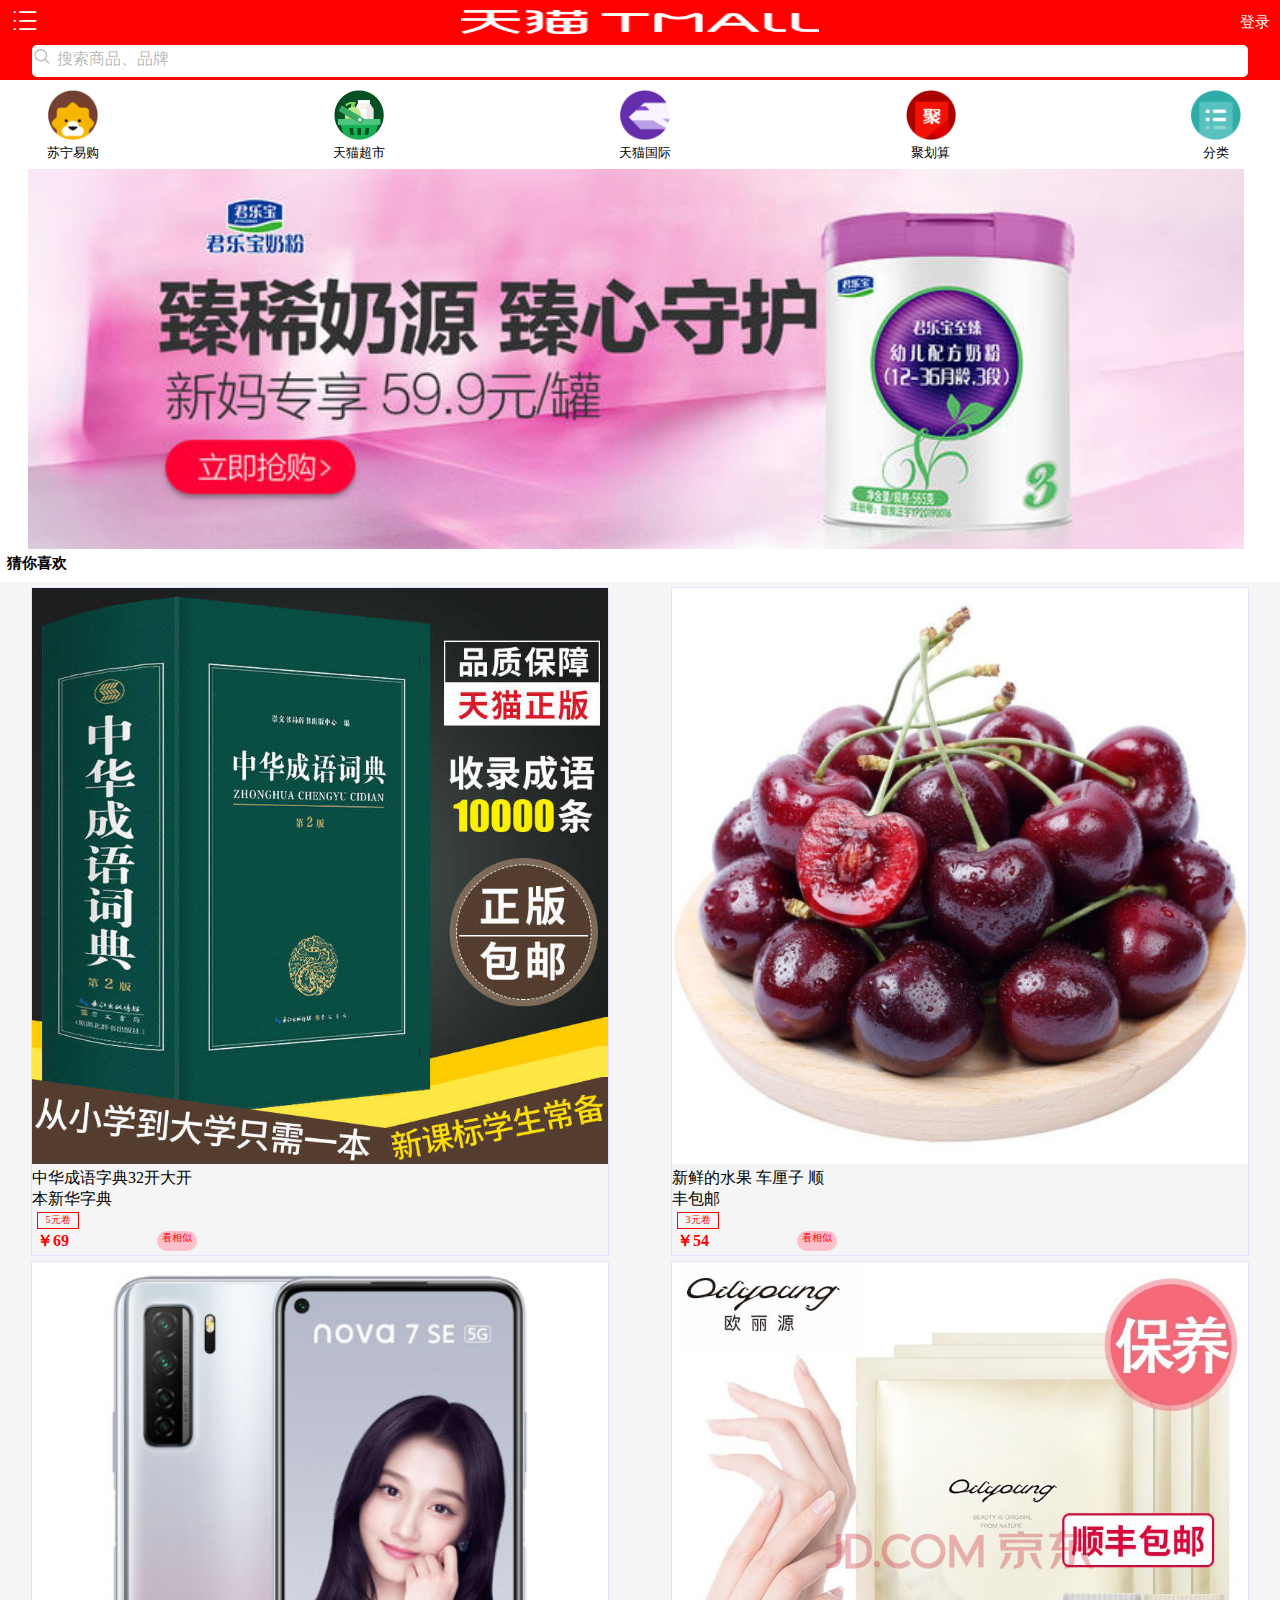
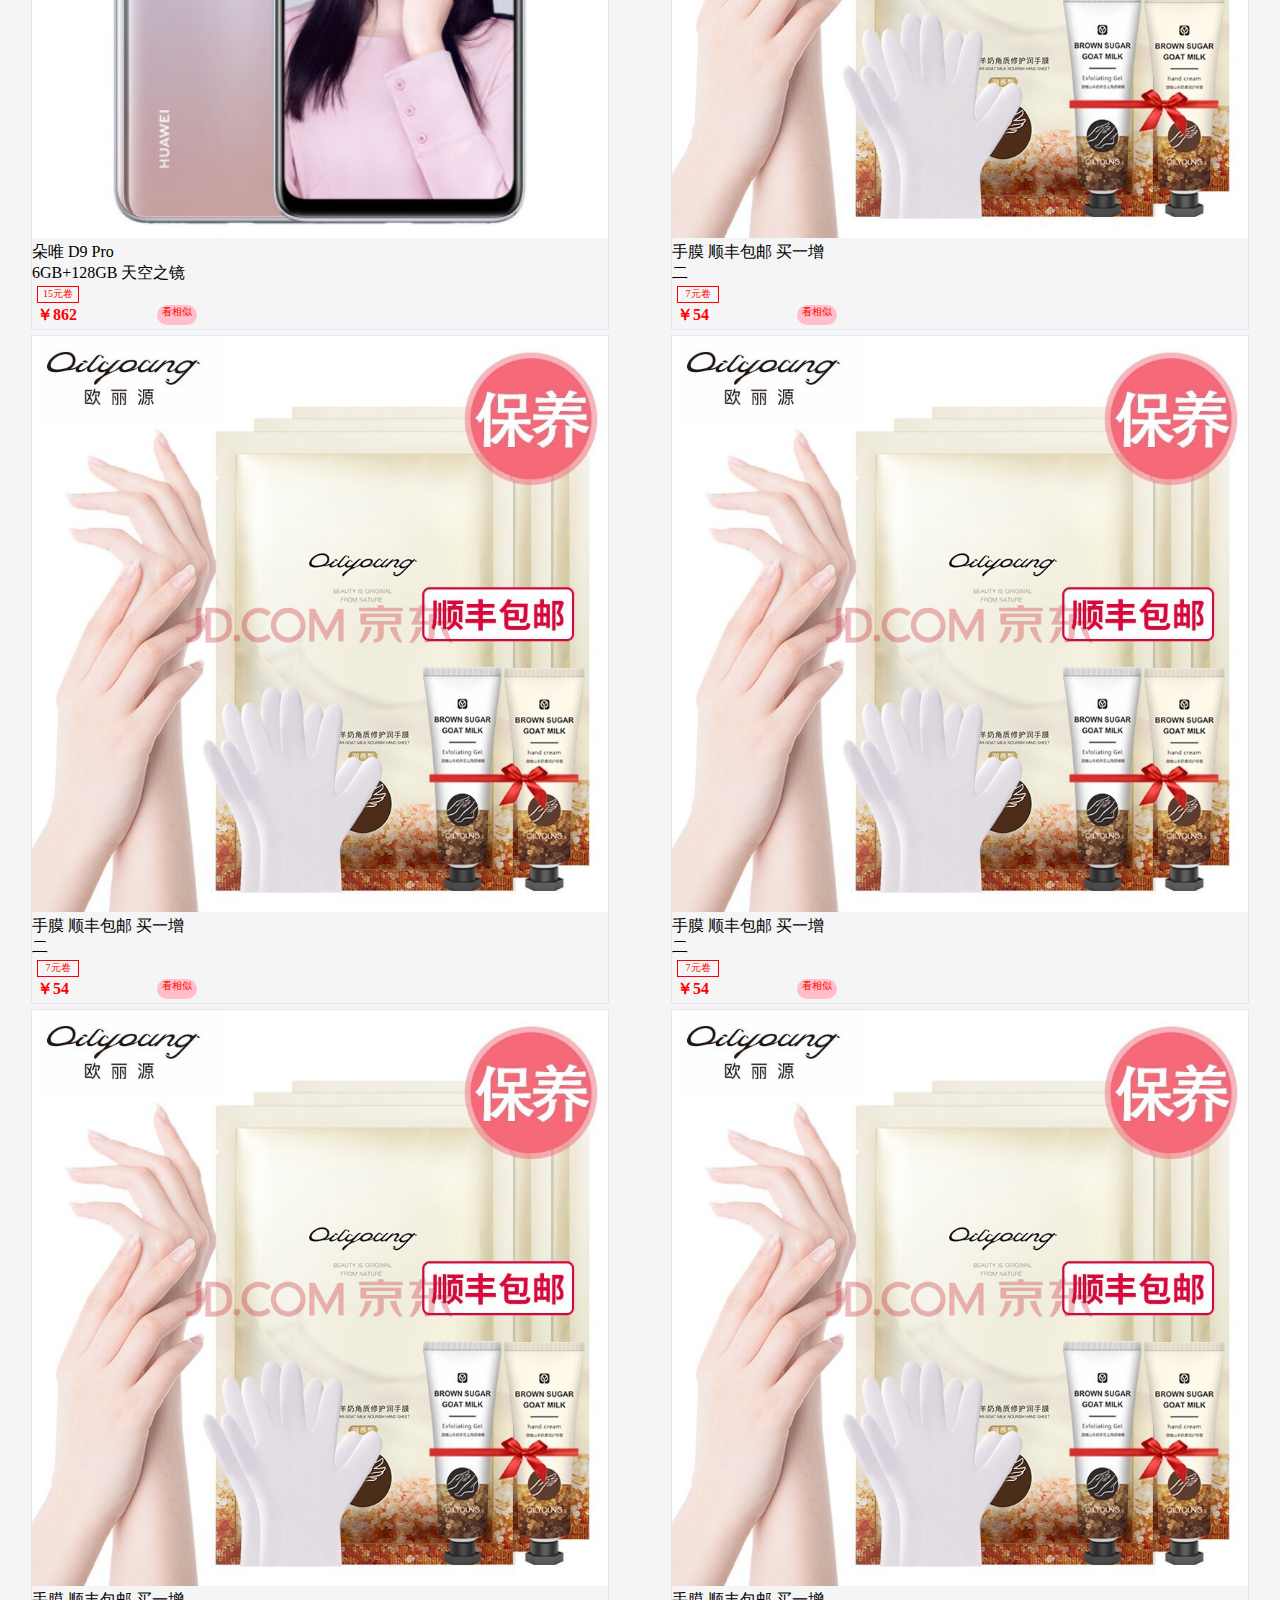
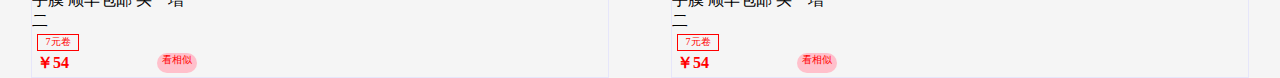
<file: 天猫.html>
<!DOCTYPE html>
<html lang="en">
<head>
    <meta charset="UTF-8">
    <title>Title</title>
    <link rel="stylesheet" type="text/css" href="css/iconfont.css">
    <meta name="viewport" content="width=device-width, initial-scale=1.0, maximum-scale=1.0, user-scalable=0">
    <style>
        *{
            margin: 0;
            padding: 0;
        }
        #i{

            width: 100%;
            height: 100%;
           /* border: crimson 1px solid;
*/
            display: flex;

            justify-content: space-between;
            /* justify-content: space-around;*/
            /*换行*/
            flex-wrap: wrap;
            /*将上下空白间距进行分部*/
        }
        #wrap{
            width: 100%;
            height: 80px;
           /* border: crimson 1px solid;*/
            float: right;
            display: flex;
            background-color:red ;
            justify-content: space-between;
            /* justify-content: space-around;*/
            /*换行*/
            flex-wrap: wrap;
            /*将上下空白间距进行分部*/
            align-content: space-between;
        }
        #wrap .l{

            width: 70%;
            height: 50%;
            font-size: 25px;
            color: white;
            text-align: center;
           margin-top: 5px;

        }
        #wrap .li{
            height: 40%;
           margin-top: auto;
            font-size: 15px;
            color: white;
            margin-right: 10px;

        }
        a{
            color:white;
            text-decoration: none;
        }
        #wrap .ll{
            height: 40%;
            width: 95%;
            background-color: white;
            border-radius: 5px 5px;
          position: relative;
            color: rgba(0,0,0,0.3);

            margin-left:2.5% ;
            margin-bottom: 10px;
           text-align: justify;

        }
        #di{
            margin-top: 10px;
            margin-left:3% ;
            width: 95%;
            height: 20%;
           /* border: crimson 1px solid;*/

            /*成为弹性盒子  css3*/
            display: flex;
            /*将左右空白间距进行分部*/
            justify-content: space-between;
            /* justify-content: space-around;*/
            /*换行*/
            flex-wrap: wrap;
            /*将上下空白间距进行分部*/
            align-content: space-between;

        }
        #di div{
            
            width: 60px;
           height: 74px;
          /*  border: #000000 solid 1px;*/

            background-size:100px 100px ;
           font-size: 13px;
            text-align: center;
        }
        #t{

            width: 100%;
            height: 20%;
           /* border: crimson 1px solid;*/

            /*成为弹性盒子  css3*/
            display: flex;
            /*将左右空白间距进行分部*/
            justify-content: space-between;
            /* justify-content: space-around;*/
            /*换行*/
            flex-wrap: wrap;
            /*将上下空白间距进行分部*/
            align-content: space-between;

        }
        #g{
            width: 95%;
            margin-left: 7px;
            height: 28px;
           font-size: 15px;
            margin-top: 5px;
          /*  border: black 1px solid;*/
           -moz-box-pack: center;
        }
        #h{
            width: 100%;
            height:100%;
          /*  border: crimson 1px solid;*/
background-color: whitesmoke ;
            /*成为弹性盒子  css3*/
            display: flex;
            /*将左右空白间距进行分部*/
            justify-content: space-around;
            /* justify-content: space-around;*/
            /*换行*/
            flex-wrap: wrap;
            /*将上下空白间距进行分部*/
            align-content: space-between;
        }
        #h .u{
            width: 45%;
            height: 100%;
            border: lavender solid 1px;
            margin-top: 5px;
        }
         .content{
            overflow: hidden;
            text-overflow: ellipsis;
           /* white-space: nowrap;*/
            width: 160px;
           /* margin-left: 30px;*/
           /* margin-top: 15px;*/
             color: black;
        }
        .price{
            margin-left: 5px;
            height: 24px;
            width: 160px;
           /* border: red solid 1px;*/
          /*  margin-left: 20px;*/
            margin-top: 2px;
            color: red;
            display: flex;
            /*将左右空白间距进行分部*/
            justify-content: space-between;
            /* justify-content: space-around;*/
            /*换行*/
            flex-wrap: wrap;
            /*将上下空白间距进行分部*/
            align-content: space-between;

        }
        .pt{
            border-radius: 20px 20px;

            /*border: red solid 1px;*/
            height: 20px;
            width: 40px;
           /* margin-left: 100px;
            margin-bottom:100px;*/
            background-color: pink;
            font-size: 10px;
            text-align: center;


        }
        .d{
           /* border-radius: 20px 20px;*/
            margin-top: 2px;
            border: red solid 1px;
            color: red;
            height: 15px;
            width: 40px;
             margin-left: 5px;
          /*  margin-bottom:100px;*/
            font-size: 10px;
            text-align: center;
        }
    </style>
</head>
<body>
<div id="i">
<div id="wrap">
    <span class="iconfont" style="font-size: 30px;color: white;padding-top: 5px">
        <a href="分类.html" style="padding-left: 10px">&#xe64f;</a>
</span>
    <div class="l" ><img src="imgs/TB1wQw8qamWBuNjy1XaXXXCbXXa-237-41.png_240x10000.png"width=40% height=60% style="padding-top: 5px"></div>
   <div class="li"><a href="登录2.html">登录</a></div>
    <div class="ll">
         <span class="iconfont" style="font-size: 20px;color: black;margin-top: 2px; color: rgba(0,0,0,0.3);">
               &#xe63c;

         </span>搜索商品、品牌</div>
</div>

<div id="di">
    <div style="margin-left: 5px">
        <img src="imgs/TB1ISdWSFXXXXbFXXXXXXXXXXXX-146-147.png_110x10000.png"width="50"height="50"  >
        苏宁易购
    </div>
    <div>
        <img src="imgs/TB1wSoFa5qAXuNjy1XdXXaYcVXa-196-196.png"width="50"height="50" >
        天猫超市
    </div>
    <div>
        <img src="imgs/TB1Jc0fSFXXXXXTapXXXXXXXXXX-146-147.png_110x10000.png"width="50"height="50" >
        天猫国际
    </div>
    <div>
        <img src="imgs/TB15lhOSFXXXXaKXpXXXXXXXXXX-147-147.png_110x10000.png"width="50"height="50" >
        聚划算
    </div>
    <div style="margin-right: 8px">
        <img src="imgs/TB12CFXSFXXXXcpapXXXXXXXXXX-146-147.png_110x10000.png"width="50"height="50" >
        分类
    </div>
</div>
    <div id="t">
        <img src="imgs/TB1IC8TMxv1gK0jSZFFSuv0sXXa.jpg_790x10000Q75.jpg"width=95% height=100% style="margin-top:5px;margin-left:2.2%">
    </div>
    <div id="g"><strong>猜你喜欢</strong></div>
    <div id="h">
         <div class="u"><a href="商品详情.html" >
            <img src="imgs/O1CN01BYeoF71TZrxihDItn_!!0-item_pic.jpg_1080x1800Q50s50.jpg" width=100% height=70% >
            <div class="content">中华成语字典32开大开本新华字典</div>
            <div class="d">5元卷</div>
            <div class="price"><span><strong>￥69</strong></span>
                <div class="pt" >看相似</div></div>
         </a>
        </div>
       <div class="u">
           <img src="imgs/c7013e796613cdad.jpg" width=100% height=70%>
           <div class="content">新鲜的水果   车厘子  顺丰包邮</div>
           <div class="d">3元卷</div>
           <div class="price"><span><strong>￥54</strong></span>
               <div class="pt" >看相似</div></div>

        </div>
       <div class="u">
           <img src="imgs/16b773be066dbc1b.jpg" width=100% height=70% >
           <div class="content">朵唯  D9 Pro 6GB+128GB 天空之镜</div>
           <div class="d">15元卷</div>
           <div class="price"><span><strong>￥862</strong></span>
               <div class="pt" >看相似</div></div>
        </div>
       <div class="u">
           <img src="imgs/147cc14e35af3179.jpg" width=100% height=70% >
           <div class="content">手膜 顺丰包邮 买一增二</div>
           <div class="d">7元卷</div>
           <div class="price"><span><strong>￥54</strong></span>
               <div class="pt" >看相似</div></div>
        </div>
       <div class="u">
        <img src="imgs/147cc14e35af3179.jpg" width=100% height=70%>
        <div class="content">手膜 顺丰包邮 买一增二</div>
        <div class="d">7元卷</div>
        <div class="price"><span><strong>￥54</strong></span>
            <div class="pt" >看相似</div></div>
    </div>
    <div class="u">
    <img src="imgs/147cc14e35af3179.jpg" width=100% height=70% >
    <div class="content">手膜 顺丰包邮 买一增二</div>
    <div class="d">7元卷</div>
    <div class="price"><span><strong>￥54</strong></span>
        <div class="pt" >看相似</div></div>
</div>
        <div class="u">
    <img src="imgs/147cc14e35af3179.jpg" width=100% height=70% >
    <div class="content">手膜 顺丰包邮 买一增二</div>
    <div class="d">7元卷</div>
    <div class="price"><span><strong>￥54</strong></span>
        <div class="pt" >看相似</div></div>
</div>
        <div class="u">
    <img src="imgs/147cc14e35af3179.jpg" width=100% height=70% >
    <div class="content">手膜 顺丰包邮 买一增二</div>
    <div class="d">7元卷</div>
    <div class="price"><span><strong>￥54</strong></span>
        <div class="pt" >看相似</div></div>
</div>
    </div>
</div>
</body>
</html>
</file>
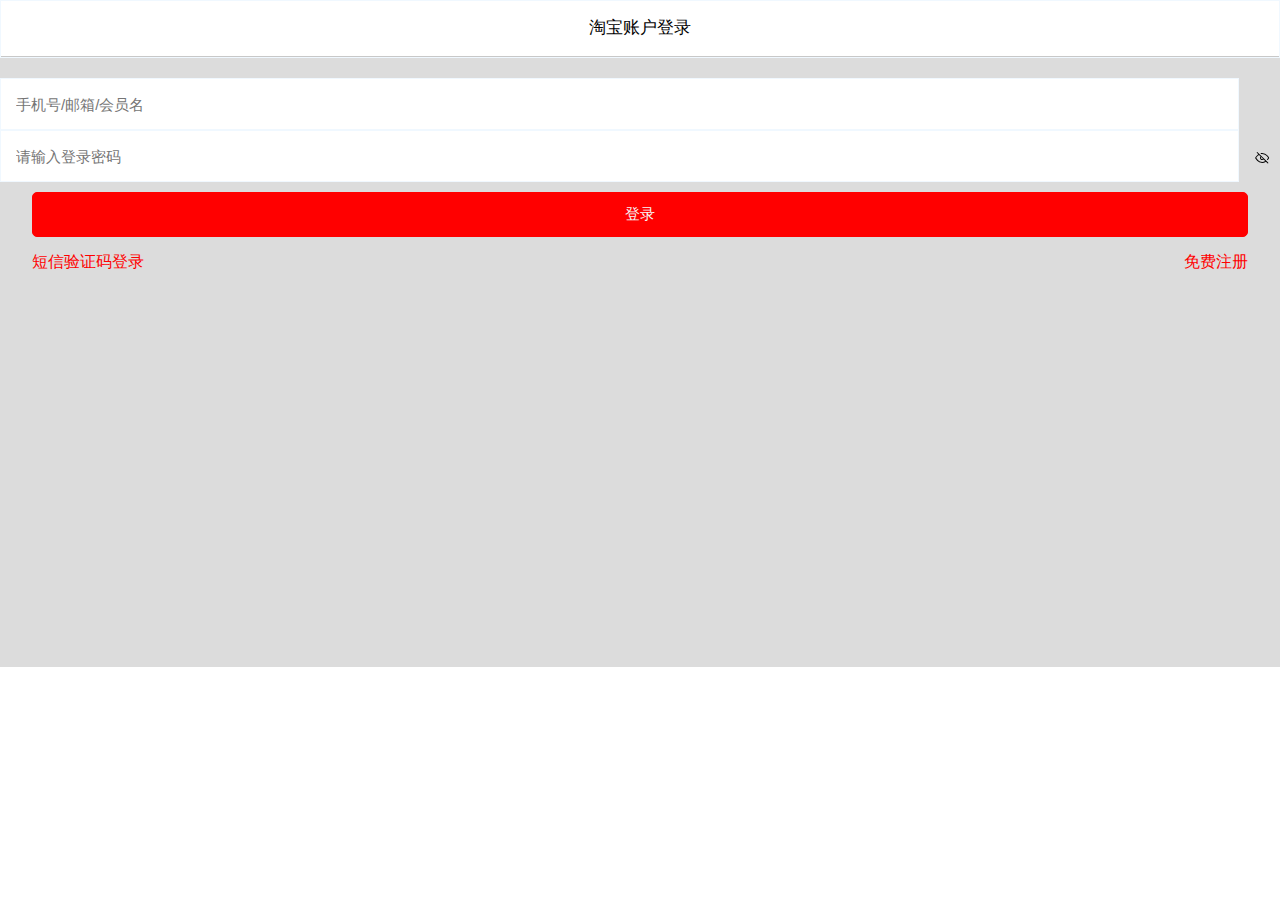
<file: 登录2.html>
<!DOCTYPE html>
<html lang="en">
<head>
    <meta charset="UTF-8">
    <title>Title</title>
    <link rel="stylesheet" type="text/css" href="css/iconfont.css">
    <meta name="viewport" content="width=device-width, initial-scale=1.0, maximum-scale=1.0, user-scalable=0">

    <style>
        *{
            margin: 0;
            padding: 0;
        }
        #di{
            width: 100%;
            box-sizing: border-box;
            border:aliceblue 1px solid;
            text-align: center;


        }
        #di .d{
            width: 100%;
            height: 40px;
            text-align: center;
            font-size: 17px;
            background-color:white;
            border-bottom: 1px solid #c8c8c8;
            padding-top: 15px;
            color: black;
        }
#t{
    width: 100%;
    box-sizing: border-box;
   /* border:black 1px solid;*/
    margin-top: 20px;


}

        #t input{
            width: 95.5%;
            height: 50px;
            padding-left: 15px;
            font-size: 15px;
            border:aliceblue 1px solid;
        }
        #f{
            background-color: gainsboro;
            height: 667px;


        }
        #g input{
            width: 95%;
            margin-left: 2.5%;
            height: 45px;
            /* border: black 1px solid;*/
            background-color: red;
            text-align: center;
            color: #f7f7f8;
border: red 1px solid;
            font-size: 15px;
            border-radius: 5px 5px;
            margin-top: 10px;

        }
        .m{
            margin-top: 10px;
            width: 95%;
            margin-left: 2.5%;
            height: 40px;

            justify-content: space-between;
            display: flex;
            flex-wrap: wrap;
            /*将上下空白间距进行分部*/
            align-content: space-between;
        }
        .h{
            margin-top: 5px;
            color: red;

        }
        .iconfont{
            position: fixed;
            right: 10px;
           top: 150px;
        }
    </style>
</head>
<body>
<div id="f">
<div id="di">
    <div class="d">淘宝账户登录</div>
</div>
<div id="t">
    <form  >
        <input type="text"  placeholder="手机号/邮箱/会员名" ><br>
        <input type="password"  placeholder="请输入登录密码">
        <span class="iconfont">
   &#xe66f;
</span>
    </form>
</div>
    <div id="g">
       <a href="l.html"> <input type="button" value="登录"></a>
    </div>
    <div class="m">
        <div class="h">短信验证码登录</div>
        <div class="h">免费注册</div>
    </div>
</div>
</body>
</html>
</file>
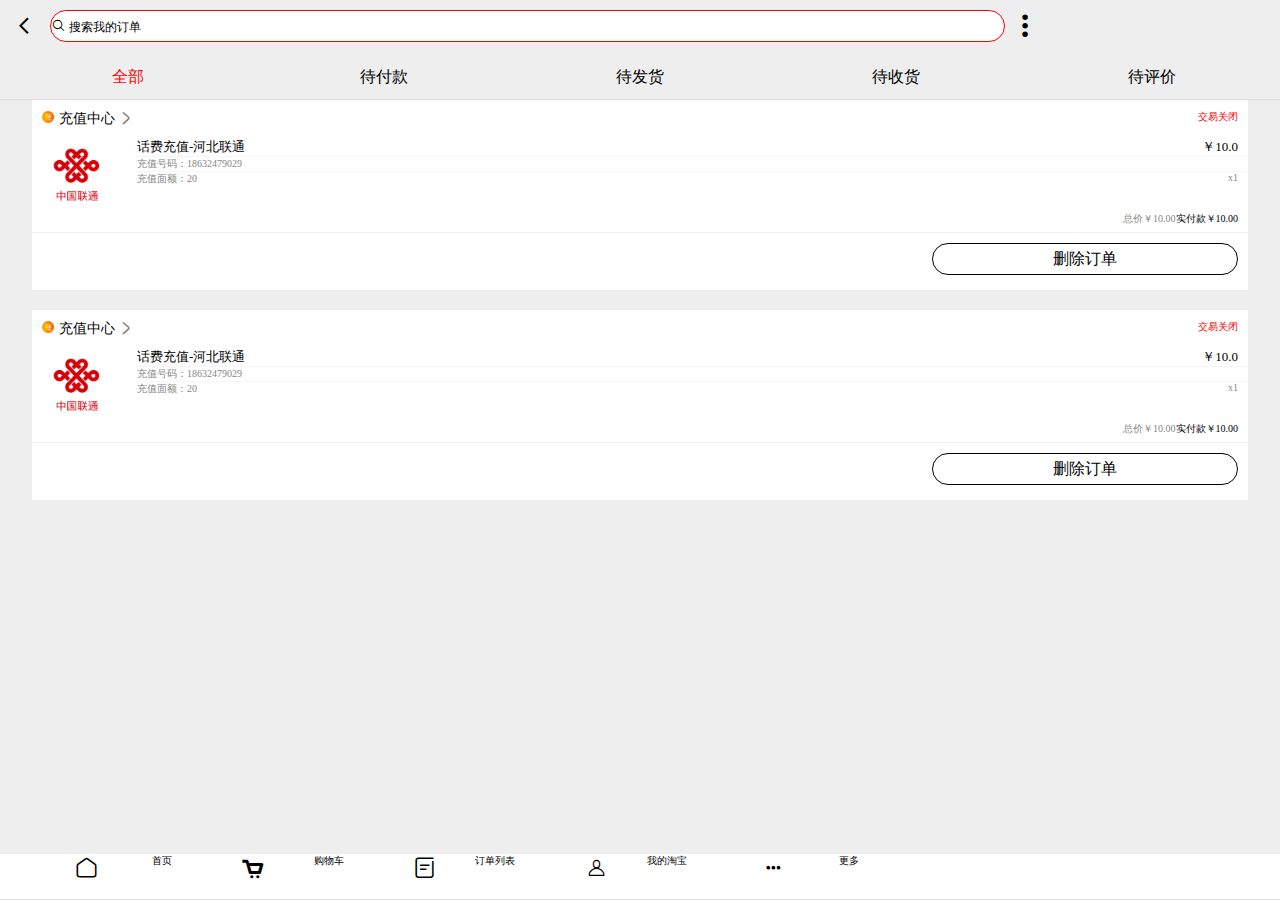
<file: 订单列表.html>
<!DOCTYPE html>
<html lang="en">
<head>
    <meta charset="UTF-8">
    <title>Title</title>
    <link rel="stylesheet" type="text/css" href="css/iconfont.css">
    <meta name="viewport" content="width=device-width, initial-scale=1.0, maximum-scale=1.0, user-scalable=0">
    <style>
        html body{
            background-color: #eeeeee;
        }
        *{
            margin: 0;
            padding: 0;
        }
      #de{
          width: 100%;
          height: 100px;
          position:relative;

          display: flex;
         /* text-align: center;*/

          background-color:#eeeeee;

          /*将左右空白间距进行分部*/
          justify-content: space-between;
          /* justify-content: space-around;*/
          /*换行*/
          flex-wrap: wrap;
          /*将上下空白间距进行分部*/
           align-content: space-between;


      }
      .l{

          width: 100%;
          height: 40px;
         /* background-color:#c8c8c8;*/
          padding-top: 10px;
margin-left: 10px;
          display: flex;
        /*  border-bottom: solid 1px gainsboro;*/




      }
      .l .i{
          border-radius: 100px 100px;
          border: 1px solid red;
          width: 75%;
          height: 30px;
          line-height: 30px;
          font-size: 12px;
          text-align: unset;
          margin-left: 10px;
          background: white;
      }
      .de{
          width: 100%;
          height: 45px;


          display: flex;
          border-bottom: solid 1px gainsboro;
          text-align: center;





      }
      #de .d{
          flex: 1;
          line-height: 45px;
      }
        #di{
            width: 100%;
            height: 100%;
            background: #eeeeee;


        }
        #di .k{
            width: 95%;
            height: 190px;
            margin: auto;
            background: #ffffff;
            margin-bottom: 20px;
        }
        #di .k .s{
            margin-left: 10px;
           padding-top: 10px;
            font-size: 14px;
        }
        #di .k .f{
            margin-top: 10px;
            display: flex;
            margin-left: 10px;

        }
        #di .k .f .a{
            font-size: 13px;
            width: 100%;
            margin-left: 20px;

        }
        #di .k .f .x{
            font-size: 10px;
            opacity: 0.5;
        }
        .j{
            width: 100%;
height: 20px;


            margin-right: 10px;
            font-size: 10px;

        }
        .x{
            width: 100%;

            border-top: #eeeeee 1px solid;
        }
        #dd{
            width: 100%;
            height: 45px;
            position:fixed;

            display: flex;
            border-bottom: solid 1px gainsboro;
            text-align: center;
            bottom: 0;
            background-color: white;


        }
        .z{
            width: 11%;

            margin-left: 31px;
            height: 20%;
            font-size: 10px;
            /*   padding-top: 10px;*/
            /*    background: #c8c8c8;*/
            display: flex;
            /*将左右空白间距进行分部*/
            justify-content: space-between;
            /* justify-content: space-around;*/
            /*换行*/
            flex-wrap: wrap;
            /*将上下空白间距进行分部*/
            align-content: space-between;
            background-color: white;




        }
        a{
          color: black;
            text-decoration: none;
        }
  </style>
</head>
<body>
<div id="de">
    <div class="l">
        <span class="iconfont" style="font-size: 30px;">&#xe658;</span>
        <div class="i">  <span class="iconfont" style="font-size: 15px;">&#xe63c;</span>
            搜索我的订单
        </div>
        <span class="iconfont" style="font-size: 30px; margin-left: 5px">&#xe6a5;</span>
    </div>
    <div class="de" >
    <div class="d" style="color: red">全部</div>
    <div class="d">待付款</div>
    <div class="d">待发货</div>
    <div class="d">待收货</div>
    <div class="d">待评价</div>
    </div>
</div>
<div id="di">
    <div class="k">
<div class="s"><img src="imgs/TB1epOUXWagSKJjy0FgXXcRqFXa-64-64.png"width="12" style="margin-right: 5px">充值中心 <span class="iconfont" style="font-size: 14px;opacity: 0.5">&#xe62d;</span>
<span style="color: red;font-size: 10px;float: right;margin-right: 10px">交易关闭</span></div>
<div class="f">
    <div><img src="imgs/TB1.2hkSFXXXXblapXXXXXXXXXX-184-184.png"width="70" style="margin-right: 5px;"></div>
    <div class="a">
        <div>话费充值-河北联通
        <span style="float: right;margin-right: 10px">￥10.0</span></div>
    <div class="x">充值号码：18632479029</div>
    <div class="x">充值面额：20
        <span style="float: right;margin-right: 10px">x1</span></div>
    </div>
</div>
<div class="j"><span style="float: right;margin-right: 10px">实付款￥10.00</span><span style="opacity: 0.5;float: right">总价￥10.00</span><p></p> </div>
        <div class="x">
            <span style="float: right;width: 25%;height: 30px;line-height: 30px;border-radius: 100px 100px;border: black solid 1px;text-align: center;margin-top: 10px;margin-right: 10px">删除订单</span>
        </div>
    </div>

    <div class="k">
        <div class="s"><img src="imgs/TB1epOUXWagSKJjy0FgXXcRqFXa-64-64.png"width="12" style="margin-right: 5px">充值中心 <span class="iconfont" style="font-size: 14px;opacity: 0.5">&#xe62d;</span>
            <span style="color: red;font-size: 10px;float: right;margin-right: 10px">交易关闭</span></div>
        <div class="f">
            <div><img src="imgs/TB1.2hkSFXXXXblapXXXXXXXXXX-184-184.png"width="70" style="margin-right: 5px;"></div>
            <div class="a">
                <div>话费充值-河北联通
                    <span style="float: right;margin-right: 10px">￥10.0</span></div>
                <div class="x">充值号码：18632479029</div>
                <div class="x">充值面额：20
                    <span style="float: right;margin-right: 10px">x1</span></div>
            </div>
        </div>
        <div class="j"><span style="float: right;margin-right: 10px">实付款￥10.00</span><span style="opacity: 0.5;float: right">总价￥10.00</span><p></p> </div>
        <div class="x">
            <span style="float: right;width: 25%;height: 30px;line-height: 30px;border-radius: 100px 100px;border: black solid 1px;text-align: center;margin-top: 10px;margin-right: 10px">删除订单</span>
        </div>
    </div>
</div>
<div id="dd">
    <div class="z">

        <span class="iconfont" style="font-size: 25px; margin: auto" >&#xe8b9;</span>
        <div style="  margin-left: 10px"><a href="l.html">首页</a></div>

    </div>
    <div class="z">
        <span class="iconfont" style="font-size: 25px;margin: auto">&#xe600;</span><div style="  margin-left: 10px"><a href="购物车.html">购物车</a></div>
    </div>
    <div class="z">
        <span class="iconfont" style="font-size: 25px;margin: auto">&#xe8af;</span>订单列表
    </div>
    <div class="z">
        <span class="iconfont" style="font-size: 25px;margin: auto">&#xe6a0;</span>我的淘宝
    </div>
    <div class="z">
        <span class="iconfont" style="font-size: 25px;margin: auto">&#xe8b0;</span>  <div style="  margin-left: 10px">更多</div>
    </div>
</div>
</body>
</html>
</file>
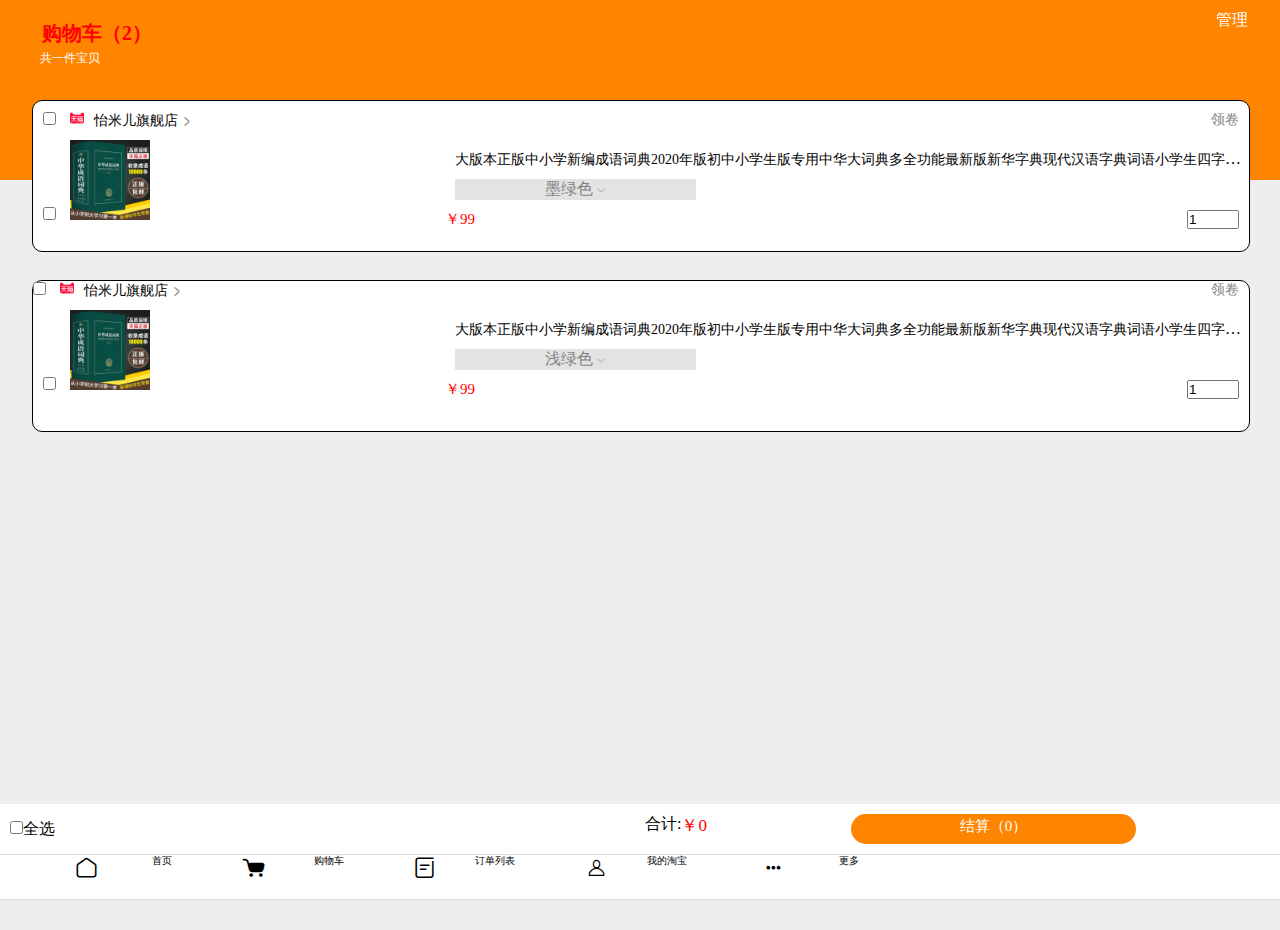
<file: 购物车.html>
<!DOCTYPE html>
<html lang="en">
<head>
    <meta charset="UTF-8">
    <title>Title</title>
    <link rel="stylesheet" type="text/css" href="css/iconfont.css">
    <meta name="viewport" content="width=device-width, initial-scale=1.0, maximum-scale=1.0, user-scalable=0">
<style>
    *{
        margin: 0;
        padding: 0;
    }
    #di {
        width: 100%;
        height: 180px;
        background: #ff8400;
    }
    #di .q{
        width: 95%;
        height: 40px;
        margin: auto;
        display: flex;
        /*将左右空白间距进行分部*/
        justify-content: space-between;
        /* justify-content: space-around;*/
        /*换行*/
        flex-wrap: wrap;
        /*将上下空白间距进行分部*/
        /* align-content: space-between;*/
      padding-top: 10px;

        color: white;

    }
    #di .q .w{
        font-size: 20px;
        padding-left: 10px;
    }
    #wrap{
        width: 95%;
        height: 150px;
        margin: auto;
        border: black 1px solid;
        border-radius: 10px 10px;
        background: white;

        position: absolute;
        left: 2.5%;

        top: 100px;
    }
    .wra{
        width: 95%;
        height: 150px;
        margin: auto;
        border: black 1px solid;
        border-radius: 10px 10px;
        background: white;

        position: absolute;
        left: 2.5%;
        margin-top: 100px;
     /*   top: 100px;*/

    }
    #wrap .f{
        margin-left: 10px;
        margin-top: 10px;

    }
    .t{
        margin-left: 10px;
        margin-top: 10px;
        display: flex;
        /*将左右空白间距进行分部*/
         justify-content: space-between;
        /* justify-content: space-around;*/
        /*换行*/
        flex-wrap: wrap;
        /*将上下空白间距进行分部*/
        align-content: space-between;
    }
    .l{
        flex: 1;
    }
    .h{
        margin-top: 10px;
        flex: 2;
    /*超出部分隐藏*/
     overflow: hidden;
      /*!*出省略号的效果*!*/
      text-overflow: ellipsis;
        white-space: nowrap;
}
    .s{
       width: 30%;
       line-height: 20px;
        background: #c8c8c8;
        margin-top: 10px;
        margin-left: 10px;
        text-align: center;
        opacity: 0.5;


    }
    .w{
        margin-top: 10px;
        color: red;
        font-size: 15px;

    }
    #de{
        width: 100%;
       height: 45px;
        position:fixed;

        display: flex;
        border-bottom: solid 1px gainsboro;
        text-align: center;
        bottom: 0;
        background-color: white;


    }
    .z{
        width: 11%;

        margin-left: 31px;
        height: 20%;
        font-size: 10px;
        /*   padding-top: 10px;*/
        /*    background: #c8c8c8;*/
        display: flex;
        /*将左右空白间距进行分部*/
         justify-content: space-between;
        /* justify-content: space-around;*/
        /*换行*/
        flex-wrap: wrap;
        /*将上下空白间距进行分部*/
        align-content: space-between;
        background-color: white;




    }
    #dr{
        width: 100%;
        height: 50px;
        position:fixed;

        display: flex;
        border-bottom: solid 1px gainsboro;

        bottom: 45px;
        background-color: white;


    }
    #dr .d{
        flex: 1;
        margin: auto;
        margin-left: 10px;
    }
    #dr .g{
        flex: 1;
        display: flex;
     margin: auto;
    }
    .o{

        color: red;
        font-size: 17px;

    }
    .pt{
        border-radius: 20px 20px;

        /*border: red solid 1px;*/
        margin: auto;
        line-height: 25px;
        height: 30px;
        width: 45%;
        /* margin-left: 100px;
         margin-bottom:100px;*/
        background-color: #ff8400;
        font-size: 15px;
        text-align: center;
        color: white;


    }
    a{
        color: black;
        text-decoration: none;
    }
</style>
</head>
<body>
<div id="di">
<div class="q">
    <div class="w"><strong>购物车（2）</strong></div>
    <div class="e">管理</div>
</div>
    <div class="q" style="padding-left: 15px;font-size: 12px;padding-top: 0px">共一件宝贝</div>

</div>
<div class="d"style="width: 100%;height: 750px;background: #eeeeee">

<div id="wrap">
    <div class="f">
        <input type="checkbox" name="fav" >
        <img src="imgs/TB1hDVeDMTqK1RjSZPhXXXfOFXa-32-32.png" width="14"style="padding-left: 10px;"><span style="padding-left: 10px ;font-size: 14px">怡米儿旗舰店</span>
        <span class="iconfont" style="font-size: 10px;opacity: 0.5"> &#xe62d;</span>
        <span style="float: right;font-size: 14px;opacity: 0.5;margin-right: 10px">领卷</span>
    </div>
    <div class="t">
       <div class="l"> <input type="checkbox" name="fav" style="text-align: center">
        <img src="imgs/O1CN01BYeoF71TZrxihDItn_!!0-item_pic.jpg_1080x1800Q50s50.jpg" width="80"style="padding-left: 10px; "></div>
        <div class="h"><span style="padding-left: 10px ;font-size: 14px;">大版本正版中小学新编成语词典2020年版初中小学生版专用中华大词典多全功能最新版新华字典现代汉语字典词语小学生四字大全故事书</span>
            <div class="s">墨绿色<span class="iconfont" style="font-size: 10px;opacity: 0.5"> &#xe668;</span></div>
            <div class="w">￥99 <input type="number" step="1" min="0" max="50" placeholder="数量" value="1"style="float: right ;margin-right: 10px"></div>

        </div>

    </div>
</div>
<div class="wra">
    <div class="f">
        <input type="checkbox" name="fav" >
        <img src="imgs/TB1hDVeDMTqK1RjSZPhXXXfOFXa-32-32.png" width="14"style="padding-left: 10px;"><span style="padding-left: 10px ;font-size: 14px">怡米儿旗舰店</span>
        <span class="iconfont" style="font-size: 10px;opacity: 0.5"> &#xe62d;</span>
        <span style="float: right;font-size: 14px;opacity: 0.5;margin-right: 10px">领卷</span>
    </div>
    <div class="t">
       <div class="l"> <input type="checkbox" name="fav" style="text-align: center">
        <img src="imgs/O1CN01BYeoF71TZrxihDItn_!!0-item_pic.jpg_1080x1800Q50s50.jpg" width="80"style="padding-left: 10px; "></div>
        <div class="h"><span style="padding-left: 10px ;font-size: 14px;">大版本正版中小学新编成语词典2020年版初中小学生版专用中华大词典多全功能最新版新华字典现代汉语字典词语小学生四字大全故事书</span>
            <div class="s">浅绿色<span class="iconfont" style="font-size: 10px;opacity: 0.5"> &#xe668;</span></div>
            <div class="w">￥99 <input type="number" step="1" min="0" max="50" placeholder="数量" value="1"style="float: right ;margin-right: 10px"></div>

        </div>

    </div>
</div>
    <div id="de">
    <div class="z">

      <span class="iconfont" style="font-size: 25px; margin: auto" >&#xe8b9;</span>
        <div style="  margin-left: 10px"><a href="l.html">首页</a></div>

    </div>
    <div class="z">
        <span class="iconfont" style="font-size: 25px;margin: auto">&#xe639;</span><div style="  margin-left: 10px">购物车</div>
    </div>
    <div class="z">
        <span class="iconfont" style="font-size: 25px;margin: auto">&#xe8af;</span><a href="订单列表.html">订单列表</a>
    </div>
        <div class="z">
        <span class="iconfont" style="font-size: 25px;margin: auto">&#xe6a0;</span>我的淘宝
    </div>
        <div class="z">
        <span class="iconfont" style="font-size: 25px;margin: auto">&#xe8b0;</span>  <div style="  margin-left: 10px">更多</div>
    </div>
    </div>
    <div id="dr">
        <div class="d"><input type="checkbox" name="fav" style="text-align: center">全选</div>
        <div class="g">
            <div>合计:</div>
            <div class="o">￥0</div>
            <div class="pt">结算（0）</div>
        </div>
    </div>
</div>
</body>
</html>
</file>
<file: css/iconfont.css>
@font-face {font-family: "iconfont";
  src: url('iconfont.eot?t=1596014533735'); /* IE9 */
  src: url('iconfont.eot?t=1596014533735#iefix') format('embedded-opentype'), /* IE6-IE8 */
  url('[data-uri]') format('woff2'),
  url('iconfont.woff?t=1596014533735') format('woff'),
  url('iconfont.ttf?t=1596014533735') format('truetype'), /* chrome, firefox, opera, Safari, Android, iOS 4.2+ */
  url('iconfont.svg?t=1596014533735#iconfont') format('svg'); /* iOS 4.1- */
}

.iconfont {
  font-family: "iconfont" !important;
  font-size: 16px;
  font-style: normal;
  -webkit-font-smoothing: antialiased;
  -moz-osx-font-smoothing: grayscale;
}

.icon-add:before {
  content: "\e767";
}

.icon-move:before {
  content: "\e768";
}

.icon-shouye1:before {
  content: "\e630";
}

.icon-icon:before {
  content: "\e611";
}

.icon-1:before {
  content: "\e613";
}

.icon-moreandroid:before {
  content: "\e6a5";
}

.icon-gouwuche:before {
  content: "\e639";
}

.icon-jiantou-copy-copy:before {
  content: "\e668";
}

.icon-RectangleCopy:before {
  content: "\e6a7";
}

.icon-nickname:before {
  content: "\e6a0";
}

.icon-dingwei:before {
  content: "\e8ae";
}

.icon-dingdan:before {
  content: "\e8af";
}

.icon-gengduo:before {
  content: "\e8b0";
}

.icon-shouye:before {
  content: "\e8b9";
}

.icon-icon-test4:before {
  content: "\e641";
}

.icon-icon-test5:before {
  content: "\e651";
}

.icon-jiantouyou:before {
  content: "\e62d";
}

.icon-gouwuche2:before {
  content: "\e600";
}

.icon-dianpu:before {
  content: "\e601";
}

.icon-shoucang:before {
  content: "\e602";
}

.icon-31wangwang:before {
  content: "\e603";
}

.icon-icon-test3:before {
  content: "\e658";
}

.icon-password:before {
  content: "\e786";
}

.icon-icon-test2:before {
  content: "\e63c";
}

.icon-icon-test1:before {
  content: "\e64f";
}

.icon-icon-test:before {
  content: "\e63b";
}

.icon-arrow-right-circle:before {
  content: "\e665";
}

.icon-browse:before {
  content: "\e666";
}

.icon-eye-close:before {
  content: "\e66f";
}
</file>
